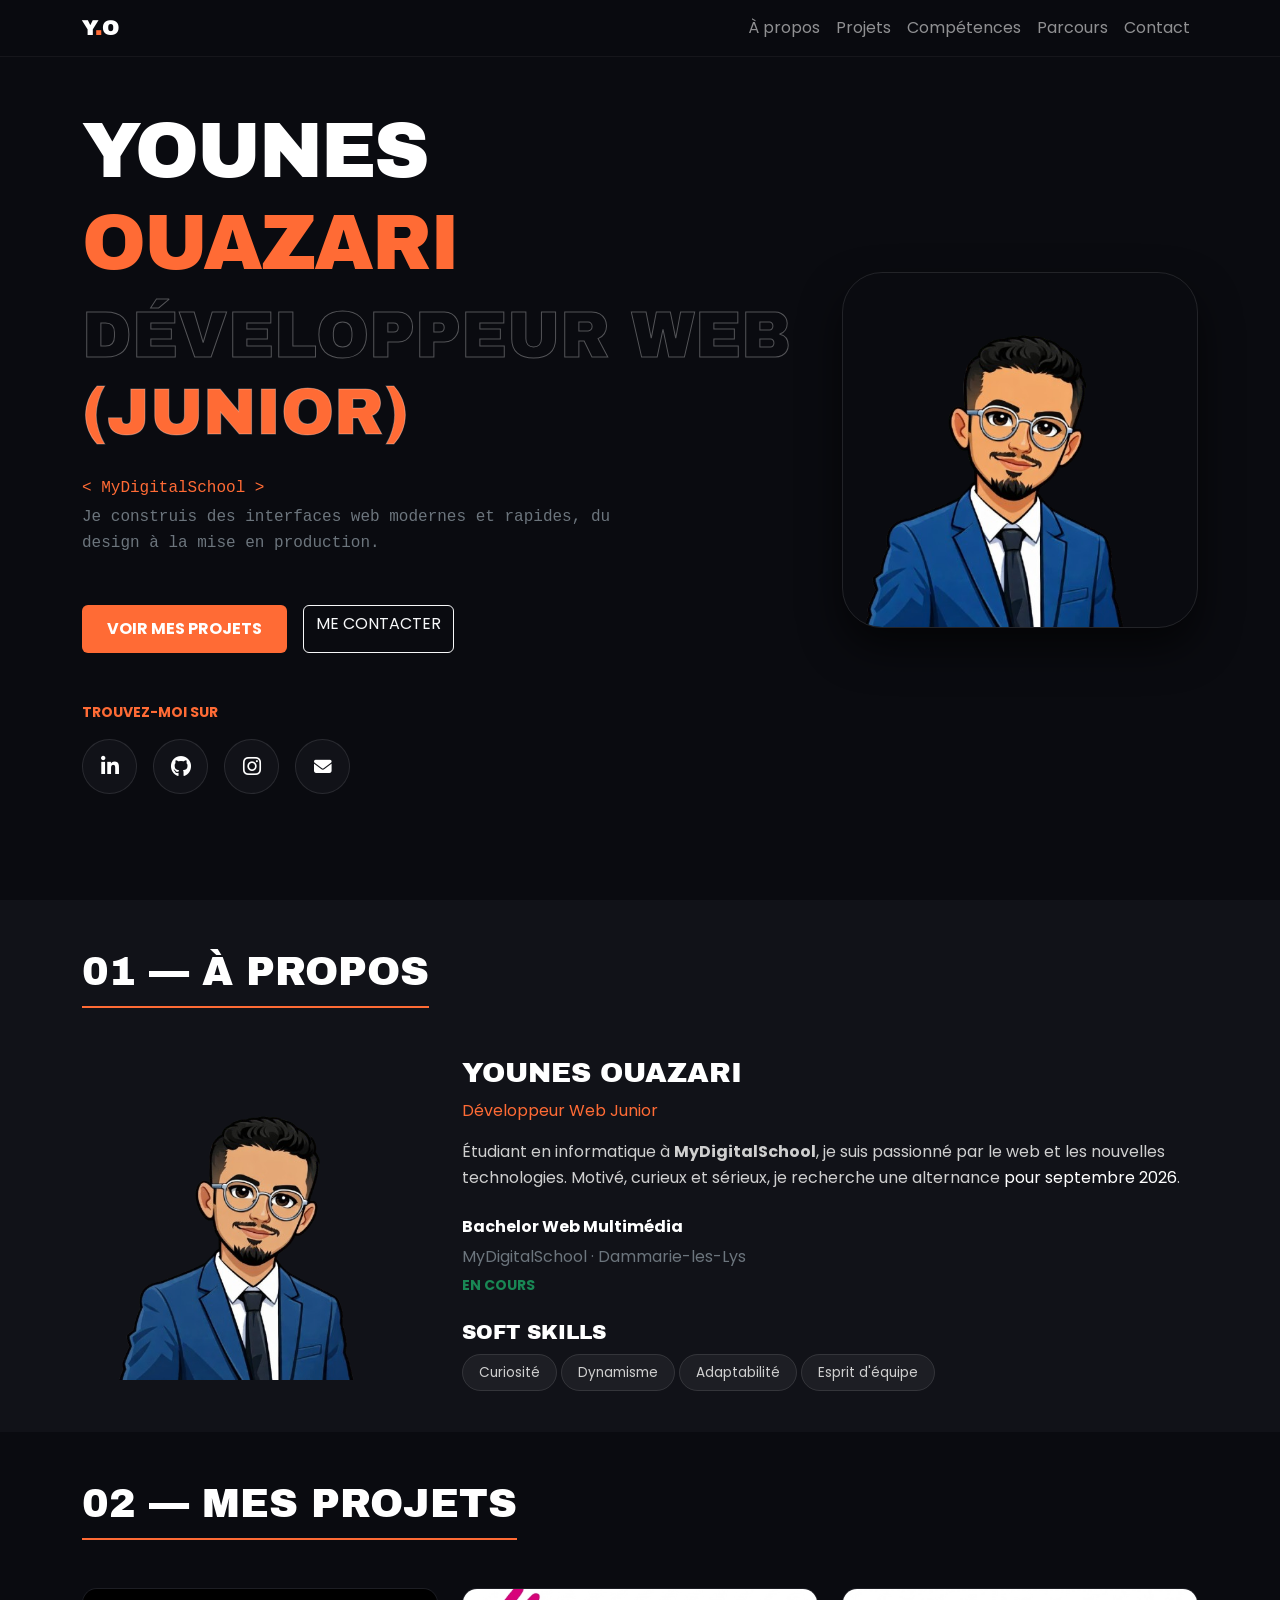
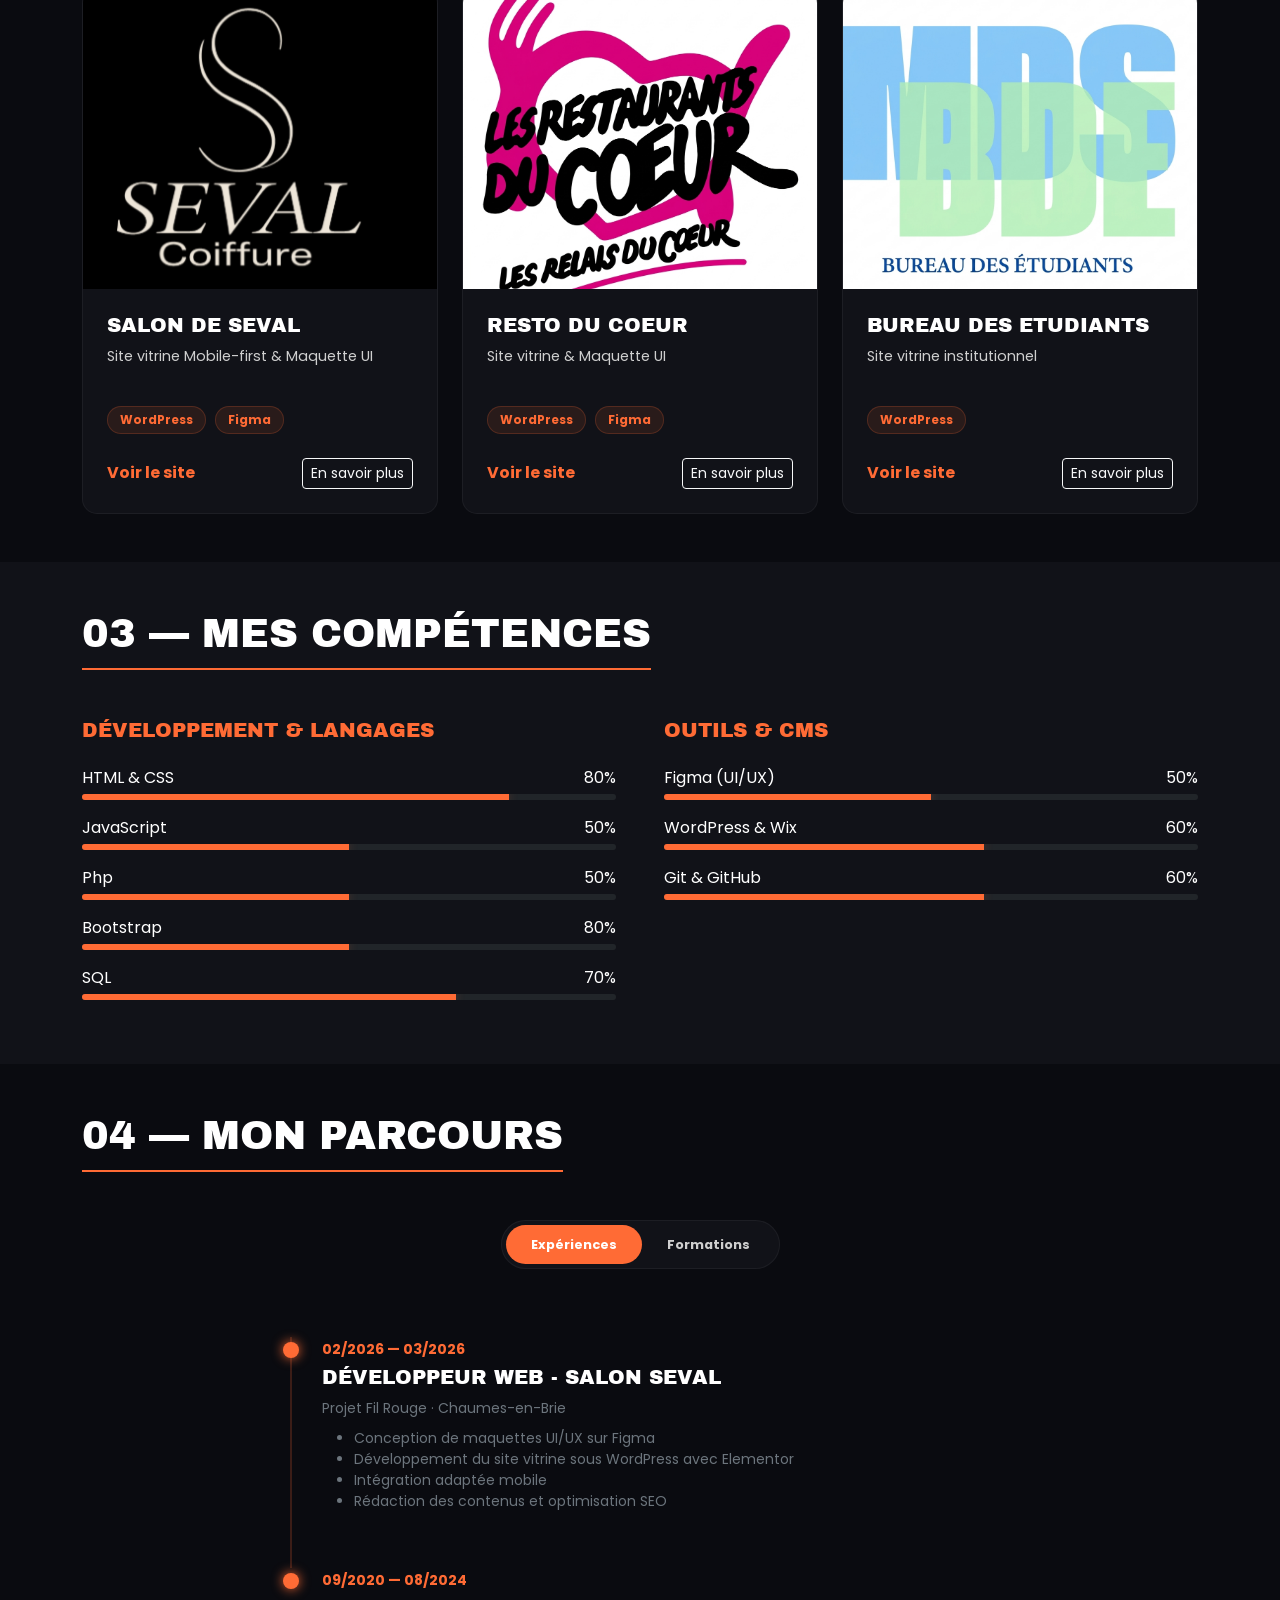
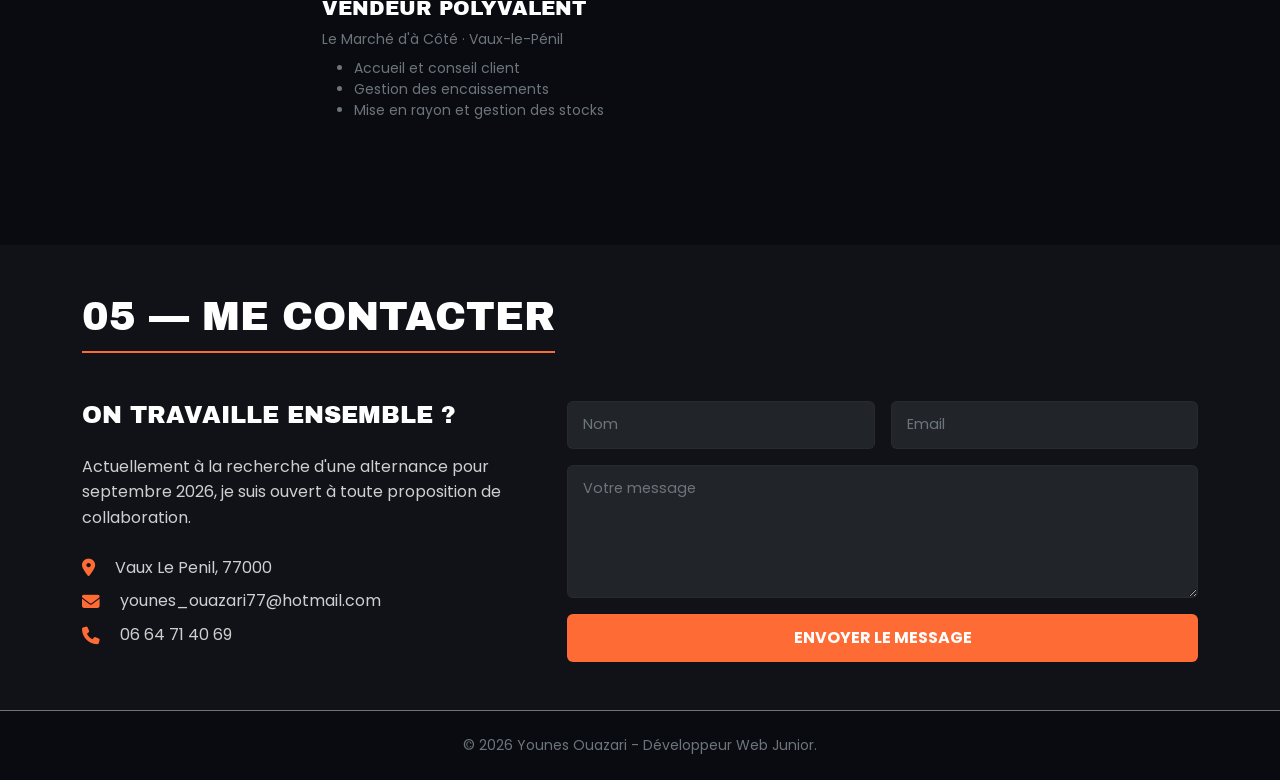
<file: index.html>
<!DOCTYPE html>
<html lang="fr">
<head>
    <meta charset="UTF-8">
    <meta name="viewport" content="width=device-width, initial-scale=1.0">
    <title>Younes Ouazari - Portfolio</title>
    <link href="https://cdn.jsdelivr.net/npm/bootstrap@5.3.0/dist/css/bootstrap.min.css" rel="stylesheet">
    <link rel="stylesheet" href="./style.css">
    <link rel="stylesheet" href="https://cdnjs.cloudflare.com/ajax/libs/font-awesome/6.4.0/css/all.min.css">
</head>
<body class="bg-black text-white">

    <nav class="navbar navbar-expand-lg navbar-dark fixed-top">
        <div class="container">
            <a class="navbar-brand fw-bold" href="#">Y<span class="text-orange">.</span>O</a>
            <button class="navbar-toggler" type="button" data-bs-toggle="collapse" data-bs-target="#navbarNav">
                <span class="navbar-toggler-icon"></span>
            </button>
            <div class="collapse navbar-collapse" id="navbarNav">
                <ul class="navbar-nav ms-auto">
                    <li class="nav-item"><a class="nav-link" href="#propos">À propos</a></li>
                    <li class="nav-item"><a class="nav-link" href="#projets">Projets</a></li>
                    <li class="nav-item"><a class="nav-link" href="#competences">Compétences</a></li>
                    <li class="nav-item"><a class="nav-link" href="#parcours">Parcours</a></li>
                    <li class="nav-item"><a class="nav-link" href="#contact">Contact</a></li>
                </ul>
            </div>
        </div>
    </nav>

<section class="hero d-flex align-items-center min-vh-100">
    <div class="container">
        <div class="row align-items-center">
            <div class="col-lg-8">
                <h1 class="hero-title">Younes <span class="text-orange">Ouazari</span></h1>
                <h2 class="hero-outline">Développeur Web <span class="text-orange">(Junior)</span></h2>                    
                
                <div class="mt-4 info-text">
                    <p class="mb-1 text-orange">< MyDigitalSchool ></p>
                    <p class="text-secondary w-75">Je construis des interfaces web modernes et rapides, du design à la mise en production.</p>
                </div>

                <div class="mt-5 d-flex flex-wrap gap-3">
                    <a href="#projets" class="btn btn-orange">VOIR MES PROJETS</a>
                    <a href="#contact" class="btn btn-outline-light">ME CONTACTER</a>
                </div>

                <div class="mt-5">
                    <p class="text-orange small fw-bold mb-3">TROUVEZ-MOI SUR</p>
                    <div class="d-flex gap-3">  
                        <a href="https://www.linkedin.com/in/younes-ouazari-9187932a3/" target="_blank" class="social-btn" aria-label="LinkedIn">
                            <i class="fab fa-linkedin-in"></i>
                        </a>
                        <a href="https://github.com/YounesOua" target="_blank" class="social-btn" aria-label="GitHub">
                            <i class="fab fa-github"></i>
                        </a>
                        <a href="https://www.instagram.com/younes_ouaz/?hl=fr" target="_blank" class="social-btn" aria-label="Instagram">
                            <i class="fab fa-instagram"></i>
                        </a>
                        <a href="mailto:younes_ouazari77@hotmail.com" class="social-btn" aria-label="Email">
                            <i class="fas fa-envelope"></i>
                        </a>
                    </div>
                </div>
            </div>

            <div class="col-lg-4 d-none d-lg-block text-center">
                <img src="./asset/bitmo.png" alt="Younes Ouazari" class="img-fluid custom-avatar">
            </div>
        </div>
    </div>
</section>


    <section id="propos" class="about-section py-5">
        <div class="container">        
            <h2 class="section-title text-center mb-5">01 — À PROPOS</h2>
            <div class="row align-items-center">
                <div class="col-lg-4 text-center mb-4 mb-lg-0">
                    <img src="./asset/bitmo.png" alt="Younes Ouazari" class="img-fluid about-avatar">
                </div>
                <div class="col-lg-8">
                    <h3 class="about-name">Younes Ouazari</h3>
                    <p class="about-role text-orange">Développeur Web Junior</p>
                    <p class="about-description">
                        Étudiant en informatique à <strong>MyDigitalSchool</strong>, 
                        je suis passionné par le web et les nouvelles technologies. 
                        Motivé, curieux et sérieux, je recherche une alternance 
                        <span class="text-white">pour septembre 2026</span>.
                    </p>

                    <div class="about-formation mt-4">
                        <p class="mb-1 fw-bold text-white">Bachelor Web Multimédia</p>
                        <p class="text-secondary mb-1">MyDigitalSchool · Dammarie-les-Lys</p>
                        <p class="text-success small fw-bold">EN COURS</p>
                    </div>

                    <h4 class="mt-4 h5">Soft Skills</h4>
                    <div class="skills-list mt-3">
                        <span class="skill-badge">Curiosité</span>
                        <span class="skill-badge">Dynamisme</span>
                        <span class="skill-badge">Adaptabilité</span>
                        <span class="skill-badge">Esprit d'équipe</span>
                    </div>
                </div>
            </div>
        </div>
    </section>

    <section id="projets" class="py-5 bg-black">
        <div class="container">
            <h2 class="section-title text-center mb-5">02 — MES PROJETS</h2>
            <div class="row g-4">
                <div class="col-md-4">
                    <div class="project-card h-100 d-flex flex-column">
                        <div class="project-img-container">
                            <img src="./asset/logoseval.png" class="img-fluid" alt="Salon de Seval">
                        </div>
                        <div class="project-body p-4 flex-grow-1 d-flex flex-column">
                            <h3 class="h5 text-white">Salon de Seval</h3>
                            <p class="small">Site vitrine Mobile-first & Maquette UI</p>
                            <div class="tools-list mb-4">
                                <span class="tool-badge">WordPress</span>
                                <span class="tool-badge">Figma</span>
                            </div>
                            <div class="d-flex justify-content-between align-items-center mt-auto">
                                <a href="https://anais-poitvin.mds-melun.yt/seval/qui-sommes-nous/" target="_blank" class="text-orange text-decoration-none fw-bold">Voir le site</a>
                                <a href="./projets/seval.html" class="btn btn-outline-light btn-sm">En savoir plus</a>
                            </div>
                        </div>
                    </div>
                </div>
                <div class="col-md-4">
                    <div class="project-card h-100 d-flex flex-column">
                        <div class="project-img-container">
                            <img src="./asset/logo_resto.png" class="img-fluid" alt="Resto du Coeur">
                        </div>
                        <div class="project-body p-4 flex-grow-1 d-flex flex-column">
                            <h3 class="h5 text-white">Resto du Coeur</h3>
                            <p class="small">Site vitrine & Maquette UI</p>
                            <div class="tools-list mb-4">
                                <span class="tool-badge">WordPress</span>
                                <span class="tool-badge">Figma</span>
                            </div>
                            <div class="d-flex justify-content-between align-items-center mt-auto">
                                <a href="https://younes-ouazari.mds-melun.yt/LesRestosDuCoeur/" target="_blank" class="text-orange text-decoration-none fw-bold">Voir le site</a>
                                <a href="./projets/resto.html" class="btn btn-outline-light btn-sm">En savoir plus</a>
                            </div>
                        </div>
                    </div>
                </div>
                <div class="col-md-4">
                    <div class="project-card h-100 d-flex flex-column">
                        <div class="project-img-container">
                            <img src="./asset/logo_bde.png" class="img-fluid" alt="BDE">
                        </div>
                        <div class="project-body p-4 flex-grow-1 d-flex flex-column">
                            <h3 class="h5 text-white">Bureau Des Etudiants</h3>
                            <p class="small">Site vitrine institutionnel</p>
                            <div class="tools-list mb-4">
                                <span class="tool-badge">WordPress</span>
                            </div>
                            <div class="d-flex justify-content-between align-items-center mt-auto">
                                <a href="https://younes-ouazari.mds-melun.yt/bde/" target="_blank" class="text-orange text-decoration-none fw-bold">Voir le site</a>
                                <a href="./projets/bde.html" class="btn btn-outline-light btn-sm">En savoir plus</a>
                            </div>
                        </div>
                    </div>
                </div>
            </div>
        </div>
    </section>

    <section id="competences" class="py-5 about-section">
        <div class="container">
            <h2 class="section-title text-center mb-5">03 — MES COMPÉTENCES</h2>
            <div class="row g-5">
                <div class="col-md-6">
                    <h3 class="h5 mb-4 text-orange">Développement & Langages</h3>
                    <div class="mb-3">
                        <div class="d-flex justify-content-between mb-1"><span>HTML & CSS</span><span>80%</span></div>
                        <div class="progress bg-dark" style="height: 6px;"><div class="progress-bar bg-orange" style="width: 80%"></div></div>
                    </div>
                    <div class="mb-3">
                        <div class="d-flex justify-content-between mb-1"><span>JavaScript</span><span>50%</span></div>
                        <div class="progress bg-dark" style="height: 6px;"><div class="progress-bar bg-orange" style="width: 50%"></div></div>
                    </div>
                    <div class="mb-3">
                        <div class="d-flex justify-content-between mb-1"><span>Php</span><span>50%</span></div>
                        <div class="progress bg-dark" style="height: 6px;"><div class="progress-bar bg-orange" style="width: 50%"></div></div>
                    </div>
                    <div class="mb-3">
                        <div class="d-flex justify-content-between mb-1"><span>Bootstrap</span><span>80%</span></div>
                        <div class="progress bg-dark" style="height: 6px;"><div class="progress-bar bg-orange" style="width: 50%"></div></div>
                    </div>
                    <div class="mb-3">
                        <div class="d-flex justify-content-between mb-1"><span>SQL</span><span>70%</span></div>
                        <div class="progress bg-dark" style="height: 6px;"><div class="progress-bar bg-orange" style="width: 70%"></div></div>
                    </div>
                </div>
                <div class="col-md-6">
                    <h3 class="h5 mb-4 text-orange">Outils & CMS</h3>
                    <div class="mb-3">
                        <div class="d-flex justify-content-between mb-1"><span>Figma (UI/UX)</span><span>50%</span></div>
                        <div class="progress bg-dark" style="height: 6px;"><div class="progress-bar bg-orange" style="width: 50%"></div></div>
                    </div>
                    <div class="mb-3">
                        <div class="d-flex justify-content-between mb-1"><span>WordPress & Wix</span><span>60%</span></div>
                        <div class="progress bg-dark" style="height: 6px;"><div class="progress-bar bg-orange" style="width: 60%"></div></div>
                    </div>
                    <div class="mb-3">
                        <div class="d-flex justify-content-between mb-1"><span>Git & GitHub</span><span>60%</span></div>
                        <div class="progress bg-dark" style="height: 6px;"><div class="progress-bar bg-orange" style="width: 60%"></div></div>
                    </div>
                </div>
            </div>
        </div>
    </section>

    <section id="parcours" class="py-5 bg-black">
        <div class="container">
            <h2 class="section-title text-center mb-5">04 — MON PARCOURS </h2>
            
            <div class="d-flex justify-content-center mb-5">
                <div class="nav nav-pills p-1" id="pills-tab" role="tablist">
                    <button class="nav-link active" id="pills-exp-tab" data-bs-toggle="pill" data-bs-target="#pills-exp" type="button" role="tab">Expériences</button>
                    <button class="nav-link" id="pills-edu-tab" data-bs-toggle="pill" data-bs-target="#pills-edu" type="button" role="tab">Formations</button>
                </div>
            </div>

            <div class="tab-content" id="pills-tabContent">
                <div class="tab-pane fade show active" id="pills-exp" role="tabpanel">
                    <div class="timeline-container mx-auto" style="max-width: 700px;">
                        <div class="timeline-item">
                            <div class="dot-orange"></div>
                            <span class="text-orange fw-bold small">02/2026 — 03/2026</span>
                            <h4 class="h5 mt-1">Développeur Web - Salon Seval</h4>
                            <p class="small text-secondary mb-2">Projet Fil Rouge · Chaumes-en-Brie</p>
                            <ul class="small text-secondary">
                                <li>Conception de maquettes UI/UX sur Figma</li>
                                <li>Développement du site vitrine sous WordPress avec Elementor</li>
                                <li>Intégration adaptée mobile</li>
                                <li>Rédaction des contenus et optimisation SEO</li>

                            </ul>
                        </div>
                        <div class="timeline-item">
                            <div class="dot-orange"></div>
                            <span class="text-orange fw-bold small">09/2020 — 08/2024</span>
                            <h4 class="h5 mt-1">Vendeur Polyvalent</h4>
                            <p class="small text-secondary mb-2">Le Marché d'à Côté · Vaux-le-Pénil</p>
                            <ul class="small text-secondary">
                                <li>Accueil et conseil client</li>
                                <li>Gestion des encaissements</li>
                                <li>Mise en rayon et gestion des stocks</li>
                            </ul>
                        </div>
                    </div>
                </div>

                <div class="tab-pane fade" id="pills-edu" role="tabpanel">
                    <div class="timeline-container mx-auto" style="max-width: 700px;">
                        <div class="timeline-item">
                            <div class="dot-orange"></div>
                            <span class="text-orange fw-bold small">2024 — 2026</span>
                            <h4 class="h5 mt-1">2ème Bachelor Web Multimédia</h4>
                            <p class="small text-secondary">MyDigitalSchool · Dammarie-les-Lys <br> <span class="text-success">Actuellement</span></p>
                        </div>
                        <div class="timeline-item">
                            <div class="dot-orange"></div>
                            <span class="text-orange fw-bold small">2020 — 2022</span>
                            <h4 class="h5 mt-1">BTS MCO</h4>
                            <p class="small text-secondary">IMA De Melun</p>
                        </div>
                        <div class="timeline-item">
                            <div class="dot-orange"></div>
                            <span class="text-orange fw-bold small">2018 — 2020</span>
                            <h4 class="h5 mt-1">Bac Professionnel</h4>
                            <p class="small text-secondary">Lycée la Fayette</p>
                        </div>
                    </div>
                </div>
            </div>
        </div>
    </section>

    <section id="contact" class="py-5 about-section">
        <div class="container">
            <h2 class="section-title text-center mb-5">05 — ME CONTACTER</h2>
            <div class="row g-5">
                <div class="col-lg-5">
                    <h3 class="h4 mb-4">On travaille ensemble ?</h3>
                    <p>Actuellement à la recherche d'une alternance pour septembre 2026, je suis ouvert à toute proposition de collaboration.</p>
                    <div class="mt-4">
                        <p class="mb-2"><i class="fas fa-map-marker-alt text-orange me-3"></i> Vaux Le Penil, 77000</p>
                        <p class="mb-2"><i class="fas fa-envelope text-orange me-3"></i> younes_ouazari77@hotmail.com</p>
                        <p class="mb-2"><i class="fas fa-phone text-orange me-3"></i> 06 64 71 40 69</p>
                    </div>
                </div>
                <div class="col-lg-7">
                    <form class="row g-3">
                        <div class="col-md-6">
                            <input type="text" class="form-control bg-dark border-secondary text-white" placeholder="Nom">
                        </div>
                        <div class="col-md-6">
                            <input type="email" class="form-control bg-dark border-secondary text-white" placeholder="Email">
                        </div>
                        <div class="col-12">
                            <textarea class="form-control bg-dark border-secondary text-white" rows="5" placeholder="Votre message"></textarea>
                        </div>
                        <div class="col-12">
                            <button type="submit" class="btn btn-orange w-100">ENVOYER LE MESSAGE</button>
                        </div>
                    </form>
                </div>
            </div>
        </div>
    </section>

    <footer class="py-4 text-center border-top border-secondary text-secondary small">
        &copy; 2026 Younes Ouazari - Développeur Web Junior.
    </footer>

    <script src="https://cdn.jsdelivr.net/npm/bootstrap@5.3.0/dist/js/bootstrap.bundle.min.js"></script>
</body>
</html>
</file>
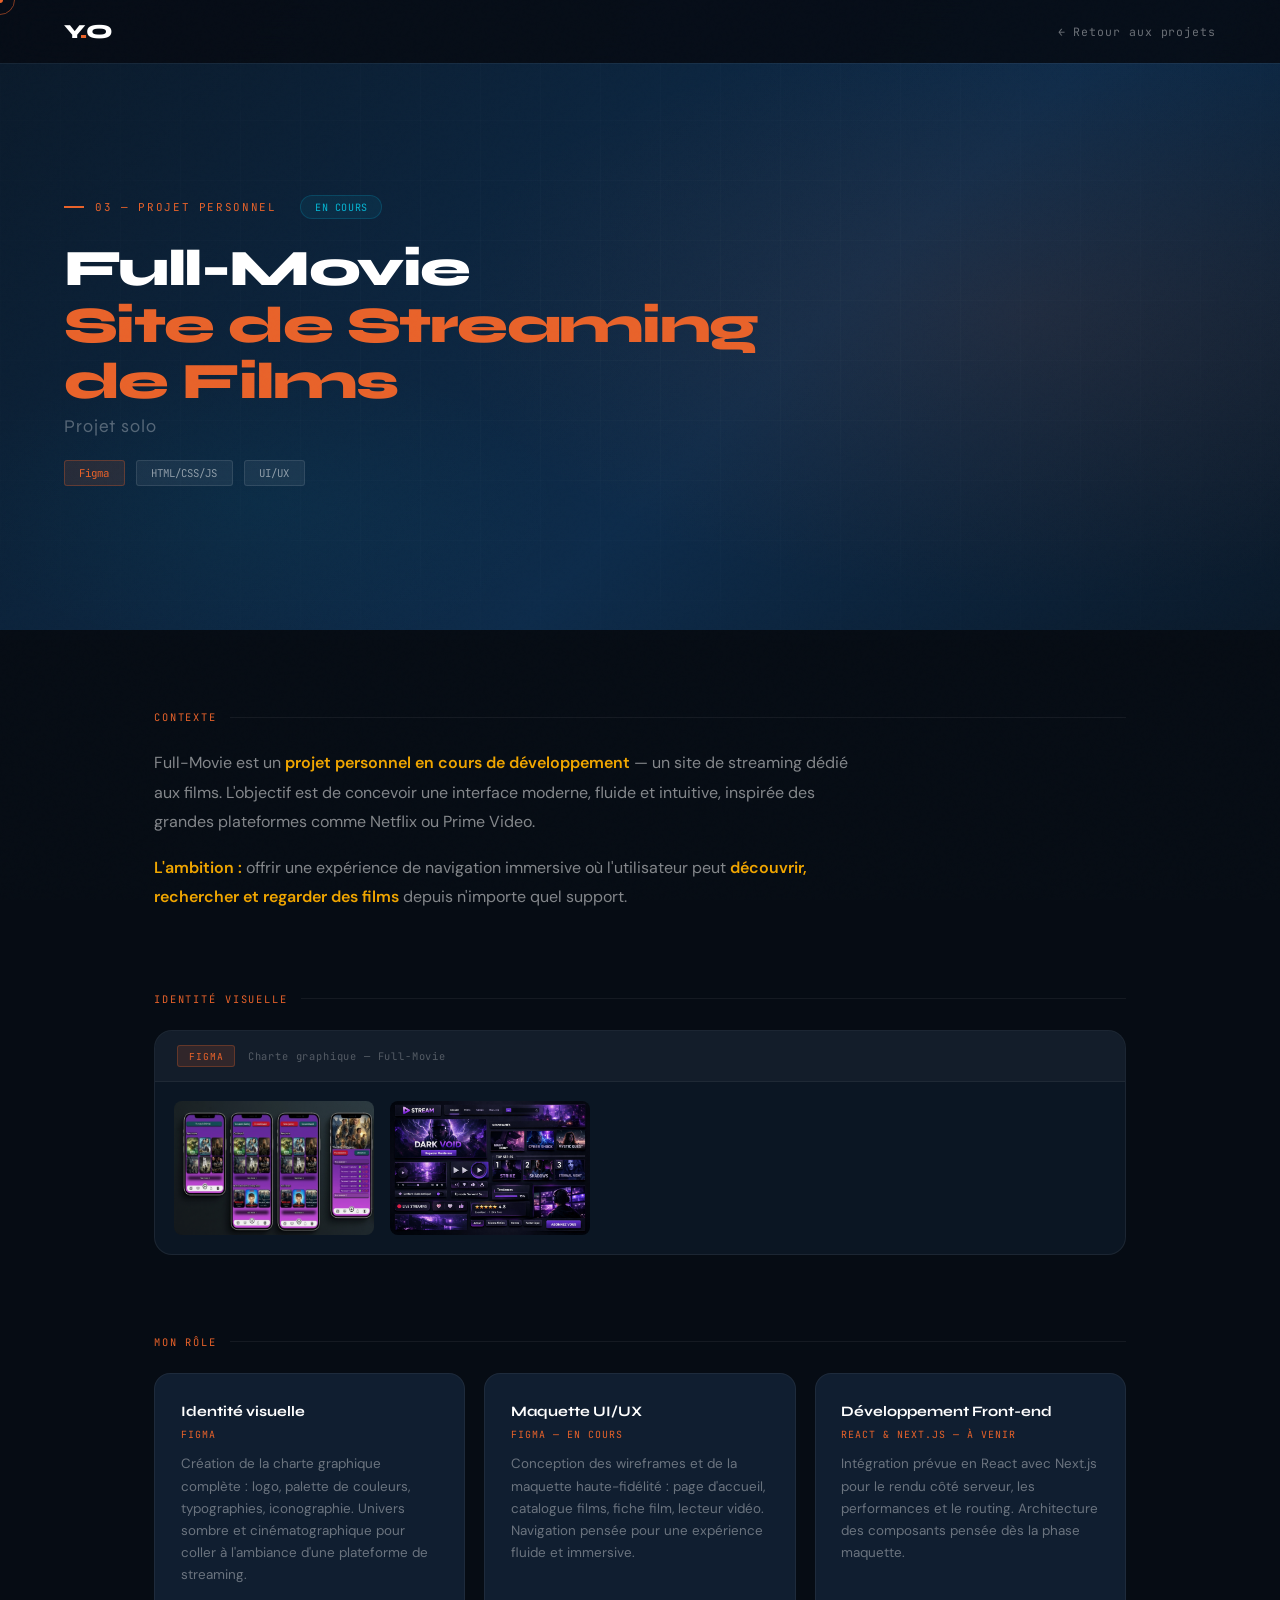
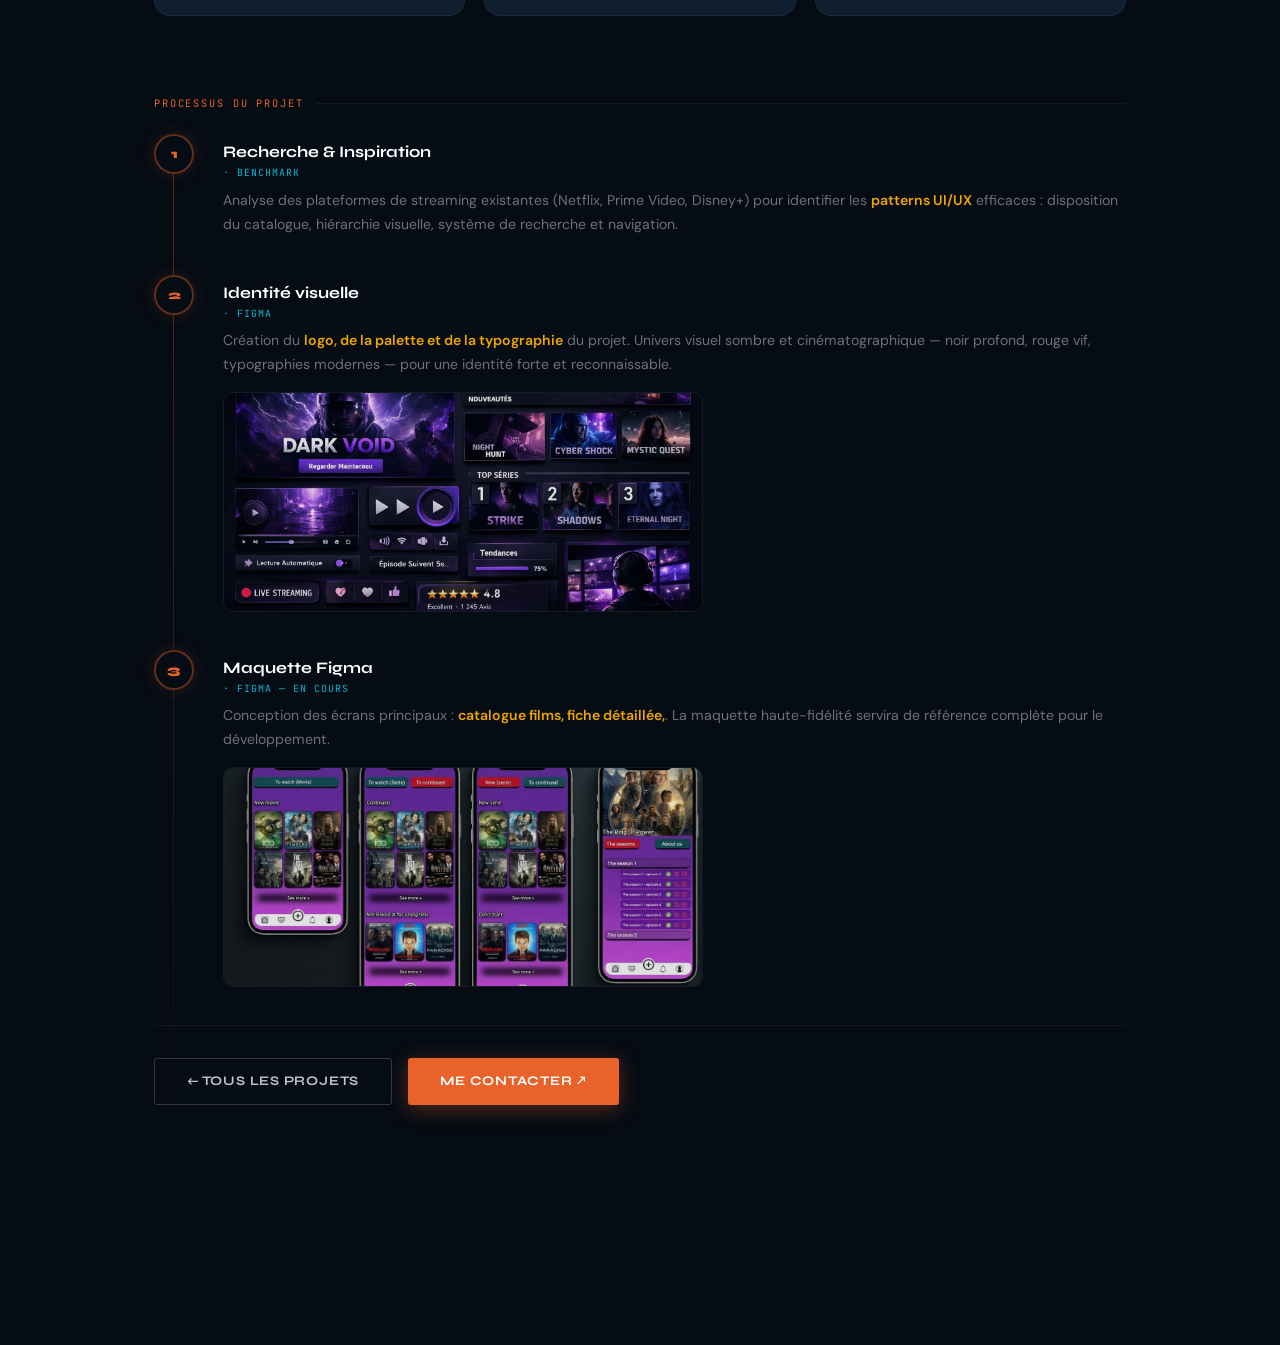
<file: projets/projet-Full-movie/index.html>
<!DOCTYPE html>
<html lang="fr">
<head>
  <meta charset="UTF-8" />
  <meta name="viewport" content="width=device-width, initial-scale=1.0" />
  <title>Full-Movie — Site de Streaming · Younes Ouazari</title>
  <link rel="preconnect" href="https://fonts.googleapis.com" />
  <link href="https://fonts.googleapis.com/css2?family=Syne:wght@400;600;700;800&family=DM+Sans:ital,wght@0,300;0,400;0,500;1,300&family=JetBrains+Mono:wght@400;500&display=swap" rel="stylesheet" />
  <link rel="stylesheet" href="./style.css">
</head>
<body>

<div id="cur-dot"></div>
<div id="cur-ring"></div>

<nav>
  <a href="../../index.html" class="nav-logo">Y<span>.</span>O</a>
  <a href="../../index.html#projects" class="nav-back">← Retour aux projets</a>
</nav>

<!-- HERO -->
<section class="proj-hero">
  <div class="proj-hero-bg"></div>
  <div class="proj-hero-grid"></div>

  <div class="proj-hero-content">
    <div class="proj-eyebrow">
      03 — Projet Personnel
      <span class="proj-badge">En cours</span>
    </div>
    <h1 class="proj-title">
      Full-Movie
      <em>Site de Streaming de Films</em>
      <small>Projet solo </small>
    </h1>
    <div class="proj-meta">
      <span class="proj-tag hot">Figma</span>
      <span class="proj-tag">HTML/CSS/JS</span>
      <span class="proj-tag">UI/UX</span>
    </div>
  </div>
</section>

<div class="proj-body">

  <!-- CONTEXTE -->
  <div class="proj-section">
    <div class="proj-section-title">Contexte</div>
    <p>Full-Movie est un <strong>projet personnel en cours de développement</strong> — un site de streaming dédié aux films. L'objectif est de concevoir une interface moderne, fluide et intuitive, inspirée des grandes plateformes comme Netflix ou Prime Video.</p>
    <p><strong>L'ambition :</strong> offrir une expérience de navigation immersive où l'utilisateur peut <strong>découvrir, rechercher et regarder des films</strong> depuis n'importe quel support.</p>
  </div>

  <!-- IDENTITÉ VISUELLE -->
  <div class="proj-section">
    <div class="proj-section-title">Identité visuelle</div>
    <div class="figma-preview-wrap">
      <div class="figma-label-top">
        <span class="figma-badge">Figma</span>
        Charte graphique — Full-Movie
      </div>
      <div class="figma-screenshot">
        <img src="../../assets/full-movie/mockup1.png" alt="Identité visuelle Full-Movie" class="figma-img" />
        <img src="../../assets/full-movie/moodboard.png" alt="Identité visuelle Full-Movie" class="figma-img" />

      </div>
    </div>
  </div>

  <!-- MON RÔLE -->
  <div class="proj-section">
    <div class="proj-section-title">Mon rôle</div>
    <div class="role-grid">
      <div class="role-card">
        <div class="role-title">Identité visuelle</div>
        <div class="role-tool">Figma</div>
        <div class="role-desc">Création de la charte graphique complète : logo, palette de couleurs, typographies, iconographie. Univers sombre et cinématographique pour coller à l'ambiance d'une plateforme de streaming.</div>
      </div>
      <div class="role-card">
        <div class="role-title">Maquette UI/UX</div>
        <div class="role-tool">Figma — En cours</div>
        <div class="role-desc">Conception des wireframes et de la maquette haute-fidélité : page d'accueil, catalogue films, fiche film, lecteur vidéo. Navigation pensée pour une expérience fluide et immersive.</div>
      </div>
      <div class="role-card">
        <div class="role-title">Développement Front-end</div>
        <div class="role-tool">React & Next.js — À venir</div>
        <div class="role-desc">Intégration prévue en React avec Next.js pour le rendu côté serveur, les performances et le routing. Architecture des composants pensée dès la phase maquette.</div>
      </div>
    </div>
  </div>

  <!-- PROCESSUS -->
  <div class="proj-section">
    <div class="proj-section-title">Processus du projet</div>
    <div class="process-steps">

      <div class="step">
        <div class="step-num">1</div>
        <div class="step-body">
          <div class="step-title">Recherche & Inspiration</div>
          <div class="step-tool">· Benchmark</div>
          <div class="step-desc">Analyse des plateformes de streaming existantes (Netflix, Prime Video, Disney+) pour identifier les <strong>patterns UI/UX</strong> efficaces : disposition du catalogue, hiérarchie visuelle, système de recherche et navigation.</div>
        </div>
      </div>

      <div class="step">
        <div class="step-num">2</div>
        <div class="step-body">
          <div class="step-title">Identité visuelle </div>
          <div class="step-tool">· Figma</div>
          <div class="step-desc">Création du <strong>logo, de la palette et de la typographie</strong> du projet. Univers visuel sombre et cinématographique — noir profond, rouge vif, typographies modernes — pour une identité forte et reconnaissable.</div>
          <div class="step-visual">
            <img src="../../assets/full-movie/moodboard.png" alt="Identité visuelle Full-Movie" class="step-img" />
          </div>
        </div>
      </div>

      <div class="step">
        <div class="step-num">3</div>
        <div class="step-body">
          <div class="step-title">Maquette Figma </div>
          <div class="step-tool">· Figma — En cours</div>
          <div class="step-desc">Conception des écrans principaux : <strong>catalogue films, fiche détaillée,</strong>. La maquette haute-fidélité servira de référence complète pour le développement.</div>
          <div class="step-visual">
            <img src="../../assets/full-movie/mockup1.png" alt="Maquette Figma Full-Movie" class="step-img" />
          </div>
        </div>
      </div>
  

  <!-- CTA -->
  <div class="proj-section">
    <div class="proj-cta">
      <a href="../../index.html#projects" class="btn btn-ghost">← Tous les projets</a>
      <a href="../../index.html#contact" class="btn btn-fire">Me contacter ↗</a>
    </div>
  </div>

</div>
<script src="./main.js"></script>
</body>
</html>
</file>
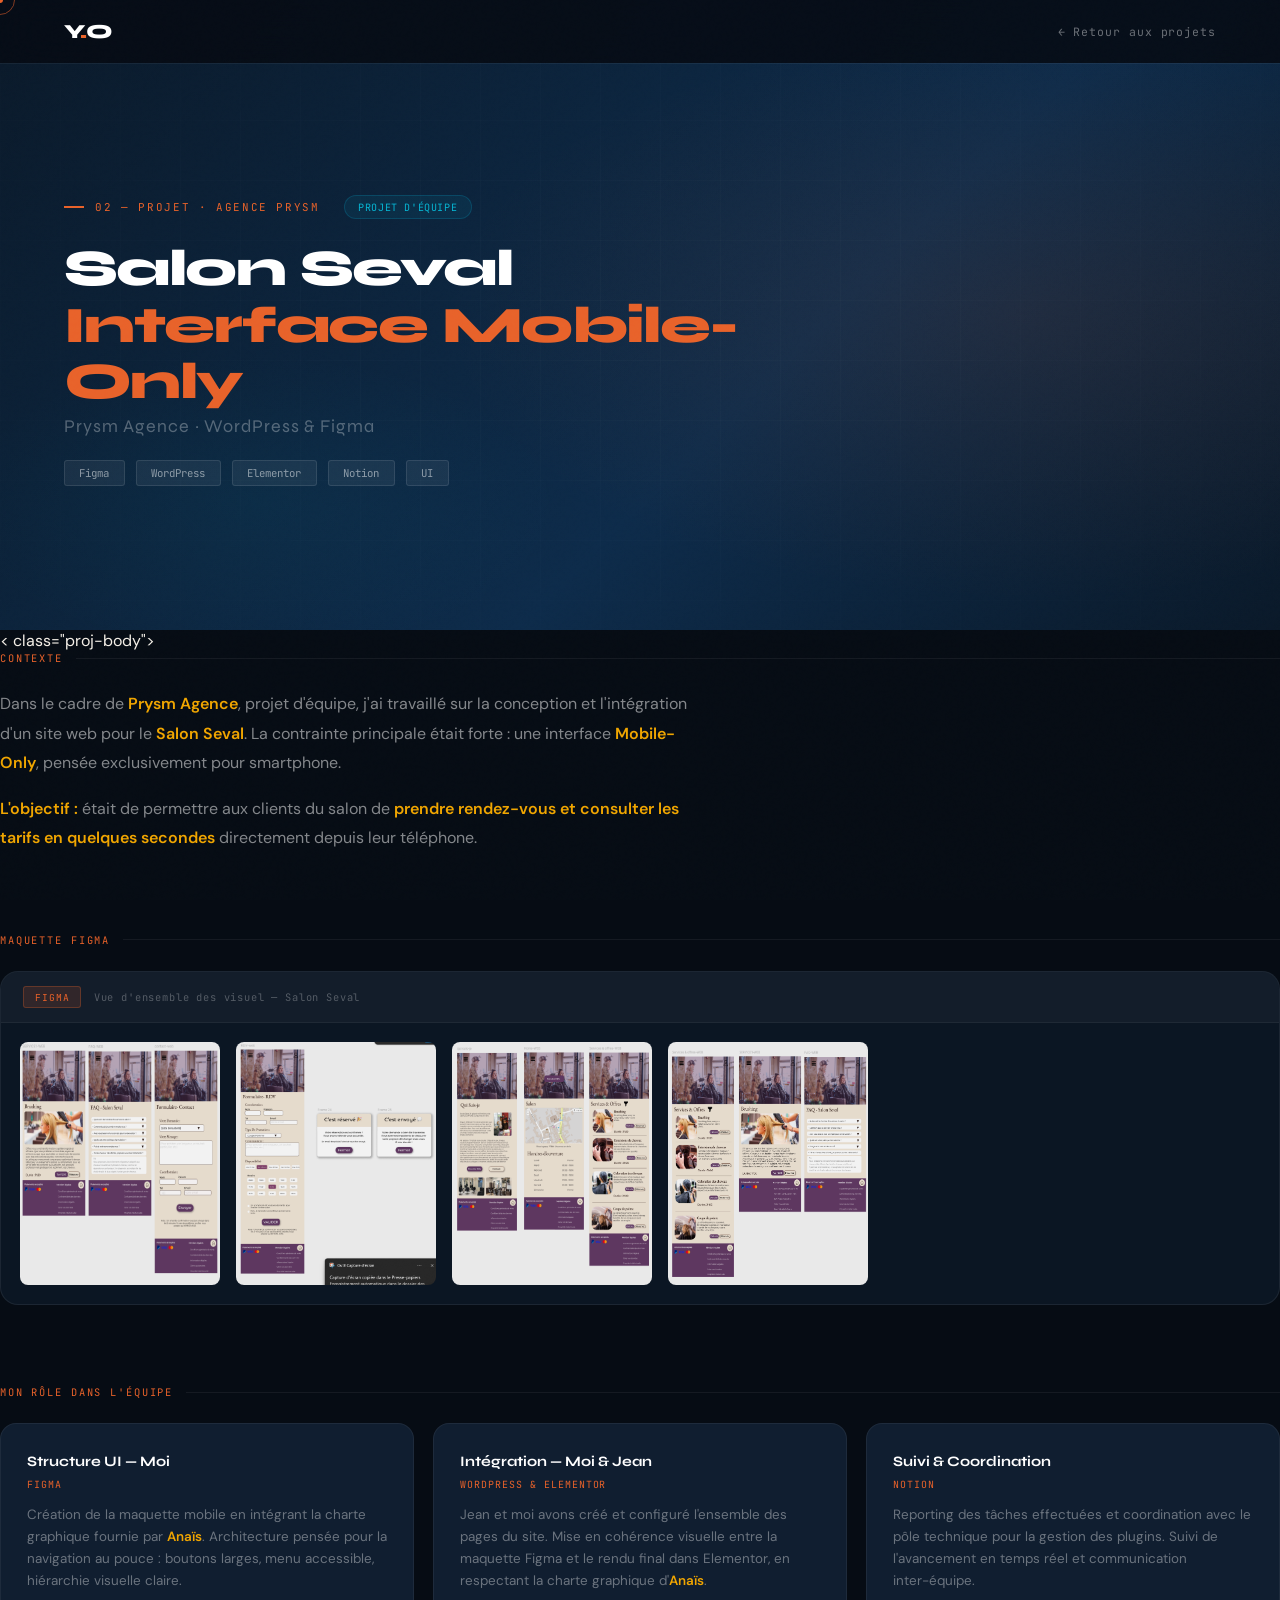
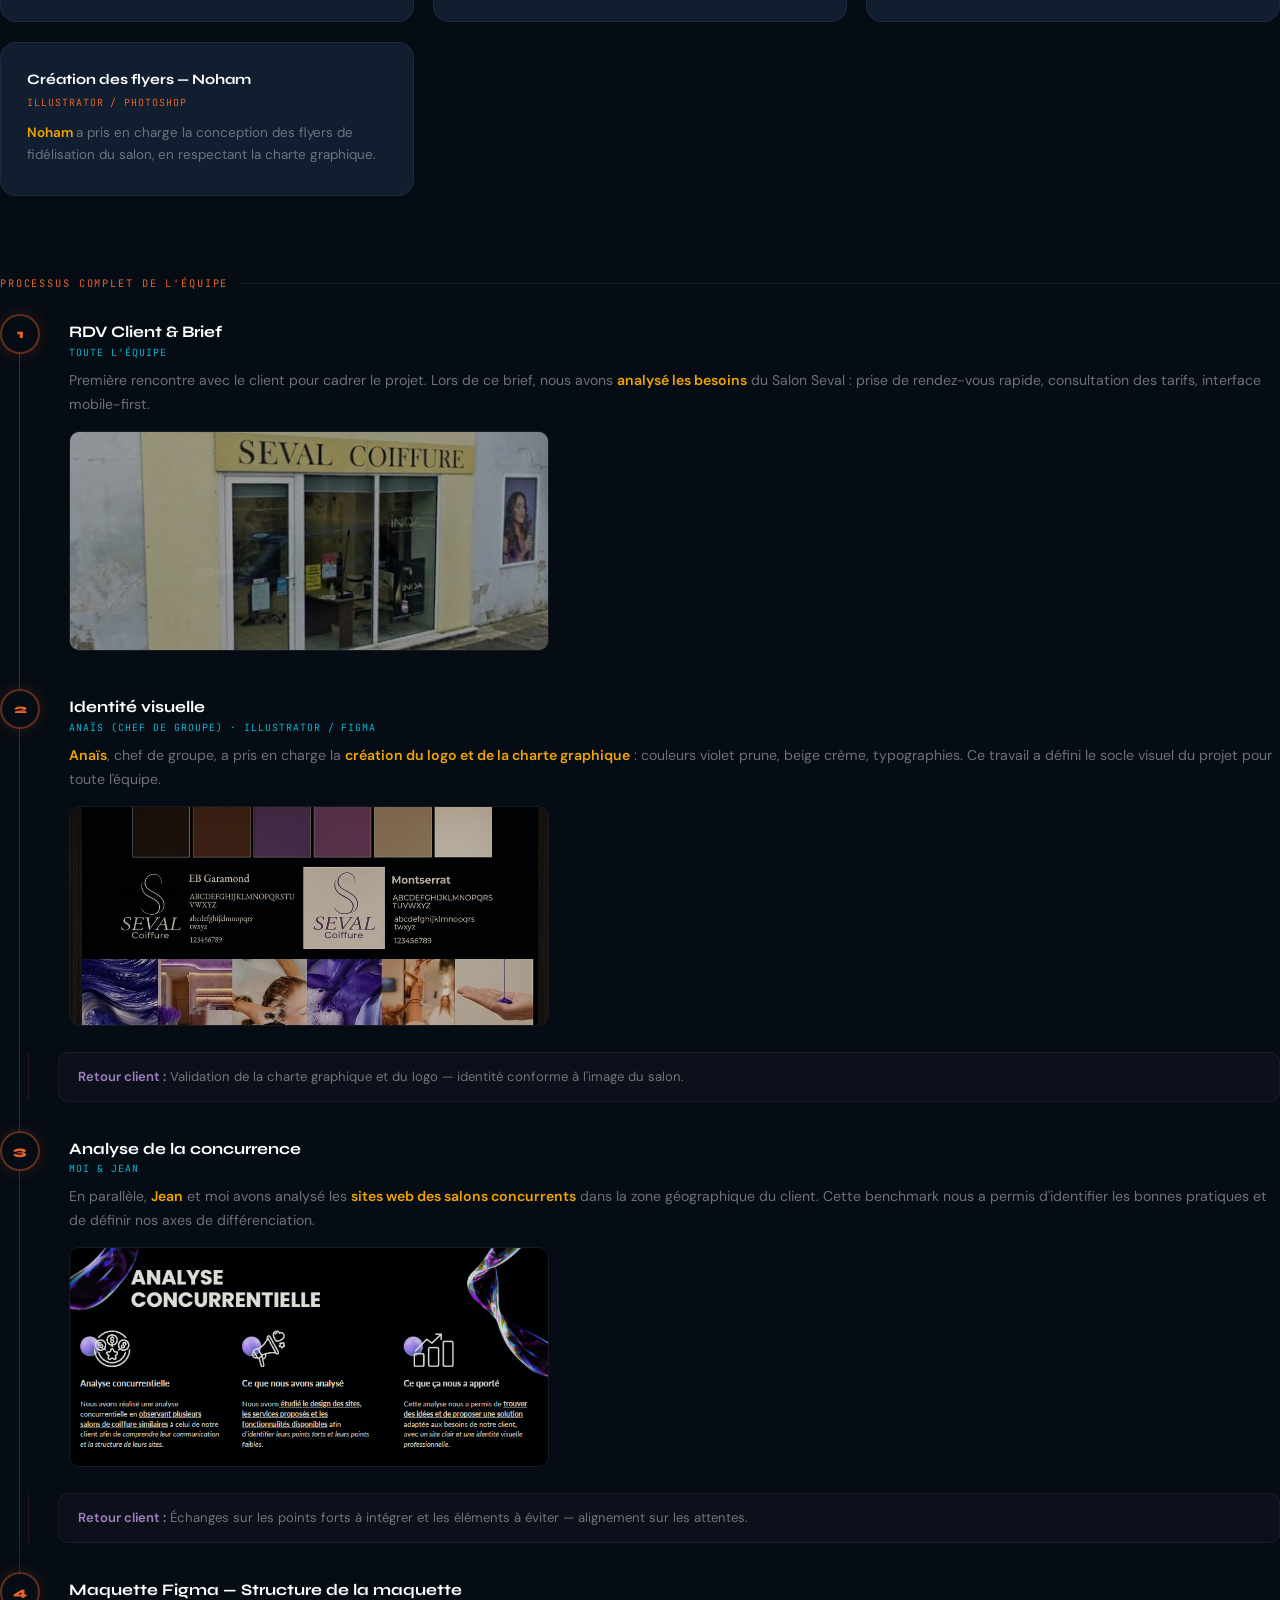
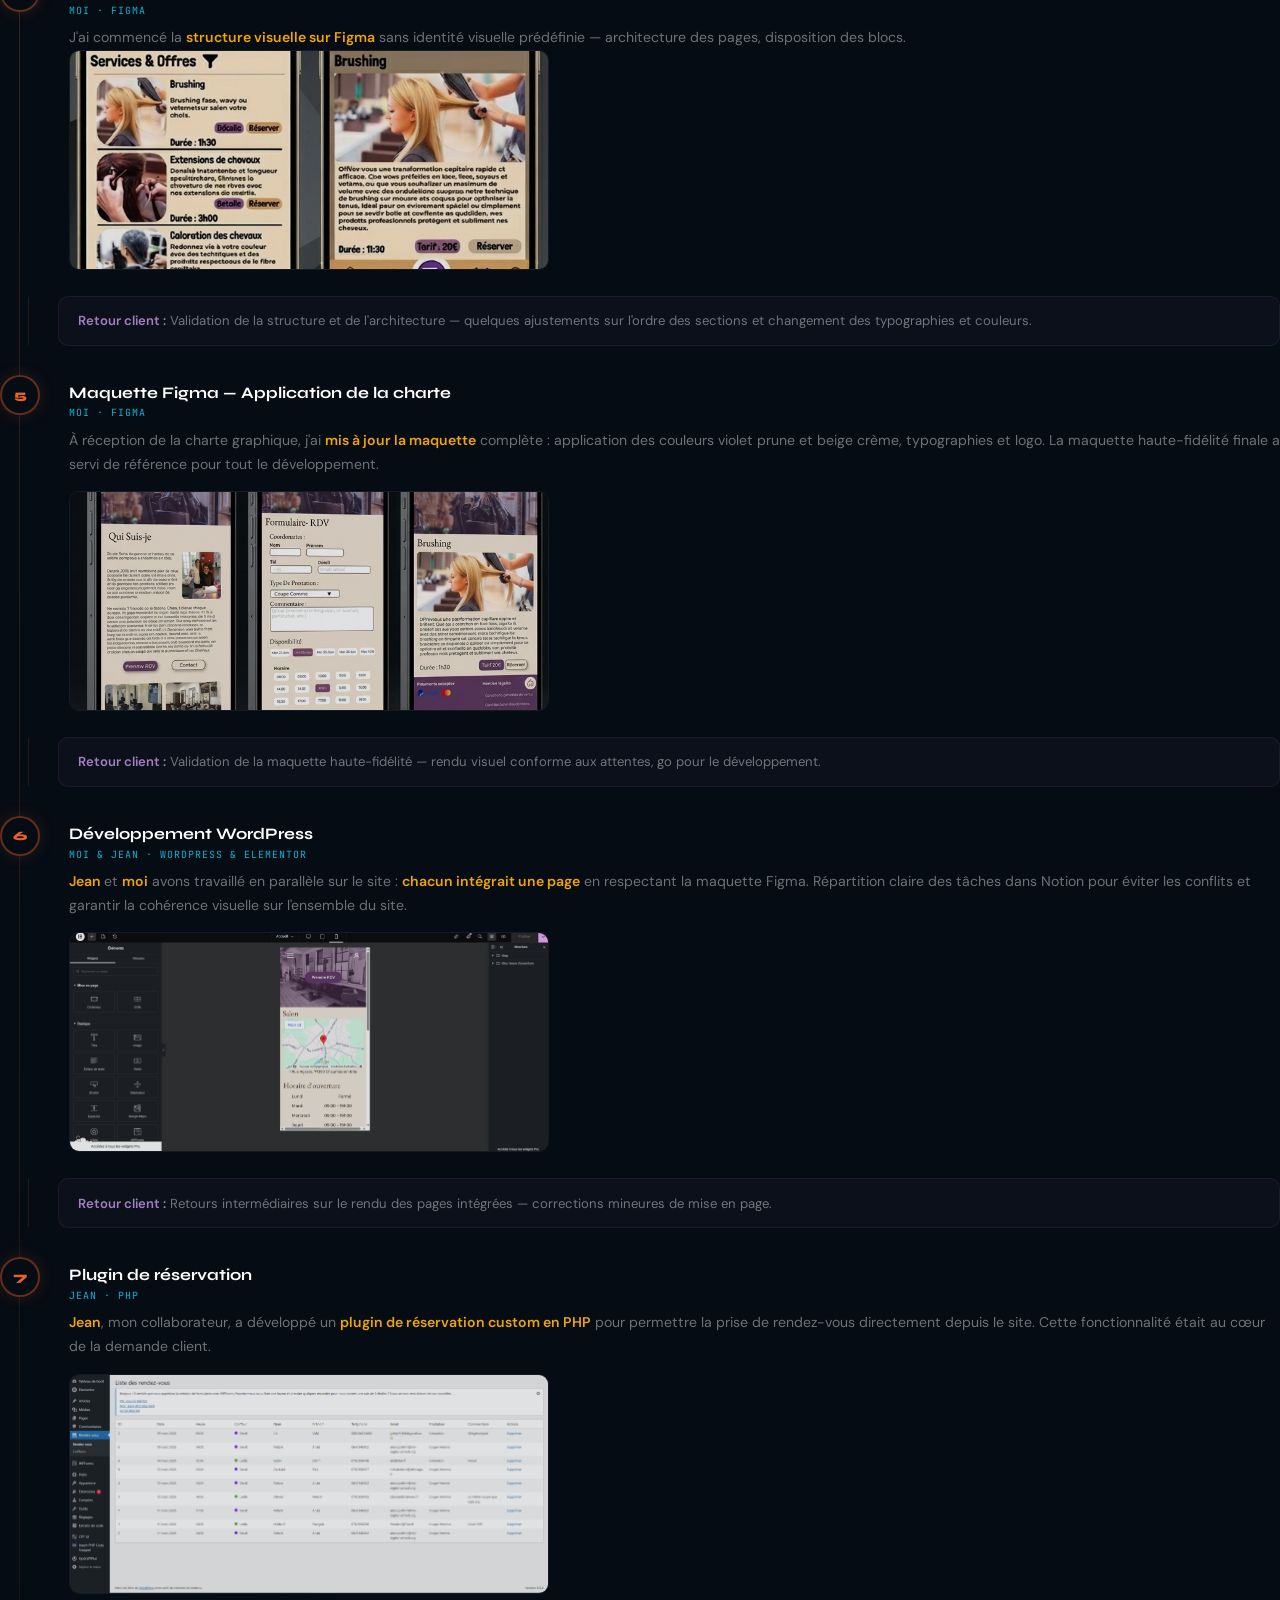
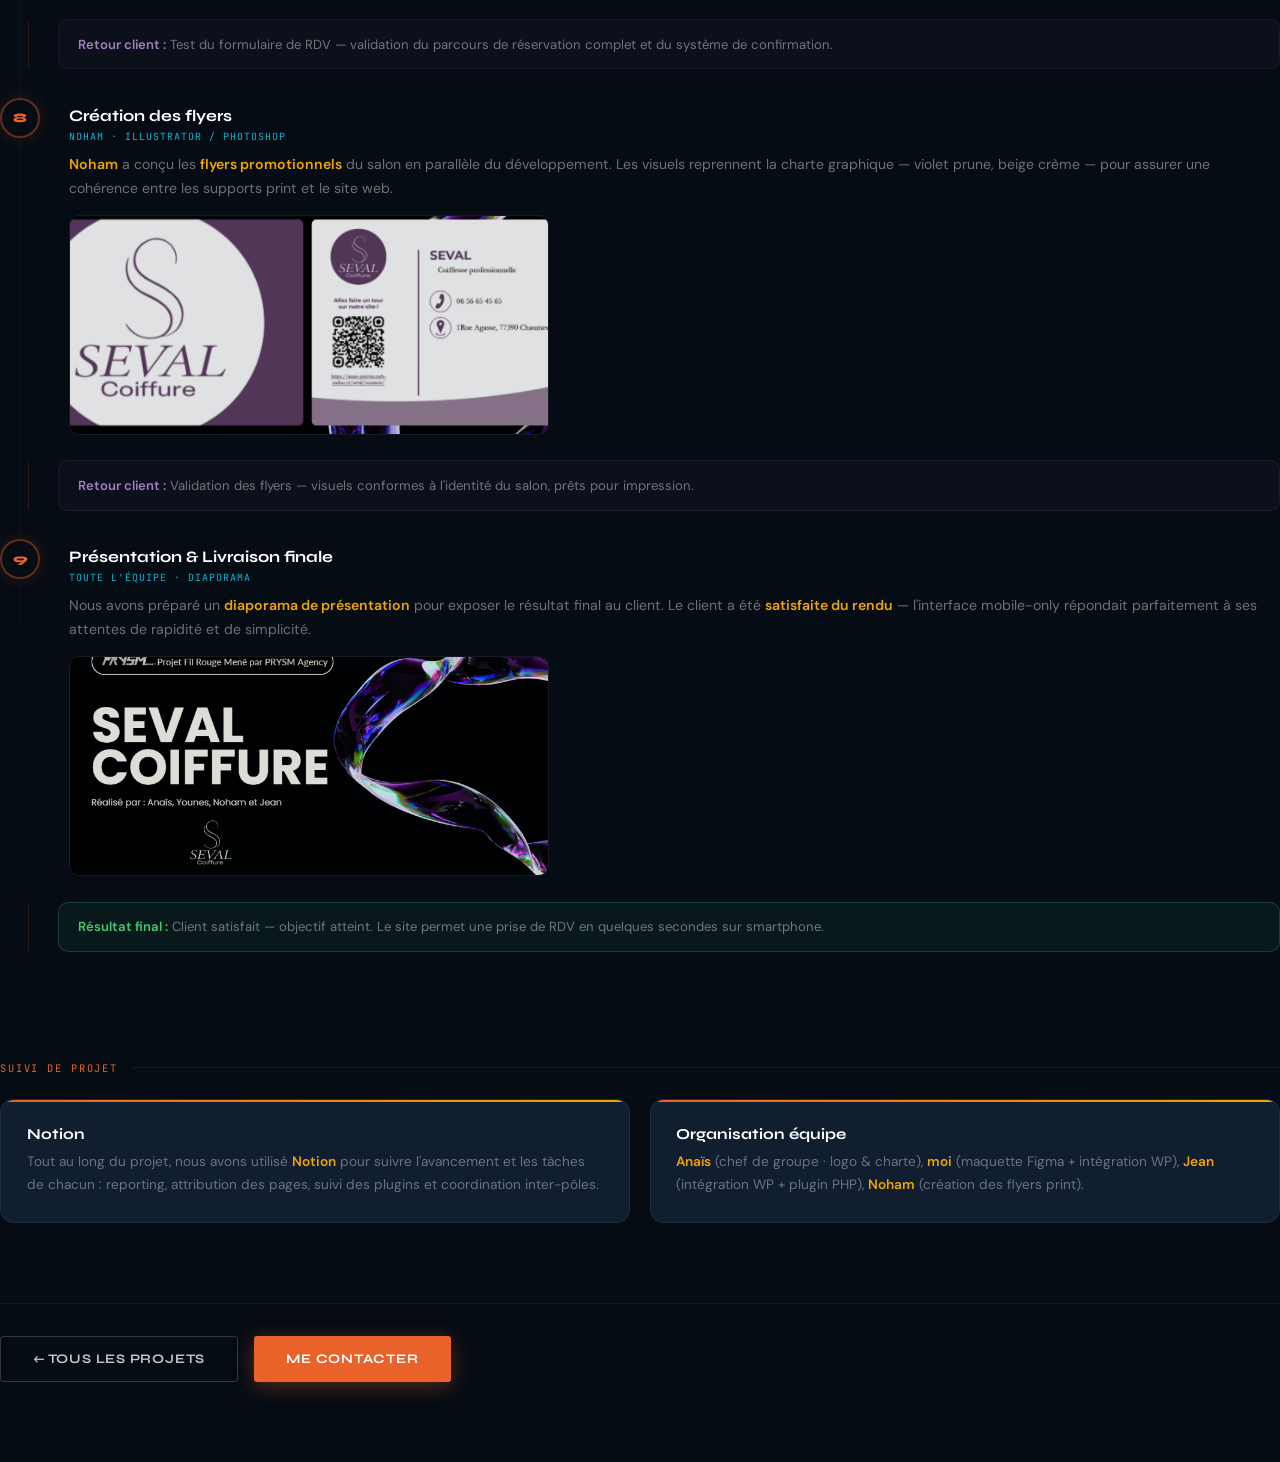
<file: projets/projet-salon_de_seval/index.html>
<!DOCTYPE html>
<html lang="fr">
<head>
  <meta charset="UTF-8" />
  <meta name="viewport" content="width=device-width, initial-scale=1.0" />
  <title>Salon Seval — Prysm Agence · Younes Ouazari</title>
  <link rel="preconnect" href="https://fonts.googleapis.com" />
  <link href="https://fonts.googleapis.com/css2?family=Syne:wght@400;600;700;800&family=DM+Sans:ital,wght@0,300;0,400;0,500;1,300&family=JetBrains+Mono:wght@400;500&display=swap" rel="stylesheet" />
  <link rel="stylesheet" href="./style.css">
</head>
<body>

<div id="cur-dot"></div>
<div id="cur-ring"></div>

<nav>
  <a href="../../index.html" class="nav-logo">Y<span>.</span>O</a>
  <a href="../../index.html#projects" class="nav-back">← Retour aux projets</a>
</nav>

<!-- HERO -->
<section class="proj-hero">
  <div class="proj-hero-bg"></div>
  <div class="proj-hero-grid"></div>

  <div class="proj-hero-content">
    <div class="proj-eyebrow">
      02 — Projet · Agence Prysm
      <span class="proj-badge">Projet d'équipe</span>
    </div>
    <h1 class="proj-title">
      Salon Seval
      <em>Interface Mobile-Only</em>
      <small>Prysm Agence · WordPress & Figma</small>
    </h1>
    <div class="proj-meta">
      <span class="proj-tag hot">Figma</span>
      <span class="proj-tag hot">WordPress</span>
      <span class="proj-tag hot">Elementor</span>
      <span class="proj-tag">Notion</span>
      <span class="proj-tag">UI</span>
    </div>
  </div>
</section>

< class="proj-body">

  <!-- CONTEXTE -->
  <div class="proj-section">
    <div class="proj-section-title">Contexte</div>
    <p>Dans le cadre de <strong>Prysm Agence</strong>, projet d'équipe, j'ai travaillé sur la conception et l'intégration d'un site web pour le <strong>Salon Seval</strong>. La contrainte principale était forte : une interface <strong>Mobile-Only</strong>, pensée exclusivement pour smartphone.</p>
    <p><strong>L'objectif : </strong> était de permettre aux clients du salon de <strong>prendre rendez-vous et consulter les tarifs en quelques secondes</strong> directement depuis leur téléphone.</p>
  </div>

  <!-- APERÇU MAQUETTE FIGMA -->
  <div class="proj-section">
    <div class="proj-section-title">Maquette Figma </div>
    <div class="figma-preview-wrap">
      <div class="figma-label-top">
        <span class="figma-badge">Figma</span>
        Vue d'ensemble des visuel — Salon Seval
      </div>
      <div class="figma-screenshot">
        <img src="../../assets/mockup1.png" alt="Maquette Figma Salon Seval — écran 1" class="figma-img" />
        <img src="../../assets/mockup2.png" alt="Maquette Figma Salon Seval — écran 2" class="figma-img" />
        <img src="../../assets/mockup3.png" alt="Maquette Figma Salon Seval — écran 3" class="figma-img" />
        <img src="../../assets/mockup4.png" alt="Maquette Figma Salon Seval — écran 4" class="figma-img" />
      </div>
    </div>
  </div>

  <!-- MON RÔLE -->
  <div class="proj-section">
    <div class="proj-section-title">Mon rôle dans l'équipe</div>
    <div class="role-grid">
      <div class="role-card">
        <div class="role-title">Structure UI — Moi</div>
        <div class="role-tool">Figma</div>
        <div class="role-desc">Création de la maquette mobile en intégrant la charte graphique fournie par <strong>Anaïs</strong>. Architecture pensée pour la navigation au pouce : boutons larges, menu accessible, hiérarchie visuelle claire.</div>
      </div>
      <div class="role-card">
        <div class="role-title">Intégration — Moi & Jean</div>
        <div class="role-tool">WordPress & Elementor</div>
        <div class="role-desc">Jean et moi avons créé et configuré l'ensemble des pages du site. Mise en cohérence visuelle entre la maquette Figma et le rendu final dans Elementor, en respectant la charte graphique d'<strong>Anaïs</strong>.</div>
      </div>
      <div class="role-card">
        <div class="role-title">Suivi & Coordination</div>
        <div class="role-tool">Notion</div>
        <div class="role-desc">Reporting des tâches effectuées et coordination avec le pôle technique pour la gestion des plugins. Suivi de l'avancement en temps réel et communication inter-équipe.</div>
      </div>
      <div class="role-card">
        <div class="role-title">Création des flyers — Noham</div>
        <div class="role-tool">Illustrator / Photoshop</div>
        <div class="role-desc"><strong>Noham </strong>a pris en charge la conception des flyers de fidélisation du salon, en respectant la charte graphique.</div>
      </div>
    </div>
  </div>

  <!-- PROCESSUS -->
  <div class="proj-section">
    <div class="proj-section-title">Processus complet de l'équipe</div>
    <div class="process-steps">

      <div class="step">
        <div class="step-num">1</div>
        <div class="step-body">
          <div class="step-title">RDV Client & Brief</div>
          <div class="step-tool">Toute l'équipe</div>
          <div class="step-desc">Première rencontre avec le client pour cadrer le projet. Lors de ce brief, nous avons <strong>analysé les besoins</strong> du Salon Seval : prise de rendez-vous rapide, consultation des tarifs, interface mobile-first.</div>
          <div class="step-visual">
            <img src="../../assets/salon_seval.png" alt="RDV Client & Brief" class="step-img" />
          </div>
        </div>
      </div>

      <div class="step">
        <div class="step-num">2</div>
        <div class="step-body">
          <div class="step-title">Identité visuelle</div>
          <div class="step-tool">Anaïs (chef de groupe) · Illustrator / Figma</div>
          <div class="step-desc"><strong>Anaïs</strong>, chef de groupe, a pris en charge la <strong>création du logo et de la charte graphique</strong> : couleurs violet prune, beige crème, typographies. Ce travail a défini le socle visuel du projet pour toute l'équipe.</div>
          <div class="step-visual">
            <img src="../../assets/chartegraphique.png" alt="Identité visuelle" class="step-img" />
          </div>
        </div>
      </div>
      <div class="retour-client">
        <div class="retour-text"><strong>Retour client :</strong> Validation de la charte graphique et du logo — identité conforme à l'image du salon.</div>
      </div>

      <div class="step">
        <div class="step-num">3</div>
        <div class="step-body">
          <div class="step-title">Analyse de la concurrence</div>
          <div class="step-tool">Moi & Jean</div>
          <div class="step-desc">En parallèle, <strong>Jean</strong> et moi avons analysé les <strong>sites web des salons concurrents</strong> dans la zone géographique du client. Cette benchmark nous a permis d'identifier les bonnes pratiques et de définir nos axes de différenciation.</div>
          <div class="step-visual">
            <img src="../../assets/Analyseconcurrentiel.png" alt="Analyse de la concurrence" class="step-img" />
          </div>
        </div>
      </div>
      <div class="retour-client">
        <div class="retour-text"><strong>Retour client :</strong> Échanges sur les points forts à intégrer et les éléments à éviter — alignement sur les attentes.</div>
      </div>

      <div class="step">
        <div class="step-num">4</div>
        <div class="step-body">
          <div class="step-title">Maquette Figma — Structure de la maquette</div>
          <div class="step-tool">Moi · Figma</div>
          <div class="step-desc">J'ai commencé la <strong>structure visuelle sur Figma</strong> sans identité visuelle prédéfinie —  architecture des pages, disposition des blocs.
            <img src="../../assets/mockupdebut.png" alt="Wireframe Figma" class="step-img" />
          </div>
        </div>
      </div>
      <div class="retour-client">
        <div class="retour-text"><strong>Retour client :</strong> Validation de la structure et de l'architecture — quelques ajustements sur l'ordre des sections et changement des typographies et couleurs.</div>
      </div>

      <div class="step">
        <div class="step-num">5</div>
        <div class="step-body">
          <div class="step-title">Maquette Figma — Application de la charte</div>
          <div class="step-tool">Moi · Figma</div>
          <div class="step-desc">À réception de la charte graphique, j'ai <strong>mis à jour la maquette</strong> complète : application des couleurs violet prune et beige crème, typographies et logo. La maquette haute-fidélité finale a servi de référence pour tout le développement.</div>
          <div class="step-visual">
            <img src="../../assets/mocku_salon.png" alt="Maquette haute-fidélité" class="step-img" />
          </div>
        </div>
      </div>
      <div class="retour-client">
        <div class="retour-text"><strong>Retour client :</strong> Validation de la maquette haute-fidélité — rendu visuel conforme aux attentes, go pour le développement.</div>
      </div>

      <div class="step">
        <div class="step-num">6</div>
        <div class="step-body">
          <div class="step-title">Développement WordPress</div>
          <div class="step-tool">Moi & Jean · WordPress & Elementor</div>
          <div class="step-desc"><strong>Jean </strong>et <strong> moi</strong> avons travaillé en parallèle sur le site : <strong>chacun intégrait une page</strong> en respectant la maquette Figma. Répartition claire des tâches dans Notion pour éviter les conflits et garantir la cohérence visuelle sur l'ensemble du site.</div>
          <div class="step-visual">
            <img src="../../assets/wordpresse.png" alt="Développement WordPress" class="step-img" />
          </div>
        </div>
      </div>
      <div class="retour-client">
        <div class="retour-text"><strong>Retour client :</strong> Retours intermédiaires sur le rendu des pages intégrées — corrections mineures de mise en page.</div>
      </div>

      <div class="step">
        <div class="step-num">7</div>
        <div class="step-body">
          <div class="step-title">Plugin de réservation</div>
          <div class="step-tool">Jean · PHP</div>
          <div class="step-desc"><strong>Jean</strong>, mon collaborateur, a développé un <strong>plugin de réservation custom en PHP</strong> pour permettre la prise de rendez-vous directement depuis le site. Cette fonctionnalité était au cœur de la demande client.</div>
          <div class="step-visual">
            <img src="../../assets/pluging (1).png" alt="Plugin de réservation" class="step-img" />
          </div>
        </div>
      </div>
      <div class="retour-client">
        <div class="retour-text"><strong>Retour client :</strong> Test du formulaire de RDV — validation du parcours de réservation complet et du système de confirmation.</div>
      </div>

      <div class="step">
        <div class="step-num">8</div>
        <div class="step-body">
          <div class="step-title">Création des flyers</div>
          <div class="step-tool">Noham · Illustrator / Photoshop</div>
          <div class="step-desc"><strong>Noham</strong> a conçu les <strong>flyers promotionnels</strong> du salon en parallèle du développement. Les visuels reprennent la charte graphique — violet prune, beige crème — pour assurer une cohérence entre les supports print et le site web.</div>
          <div class="step-visual">
            <img src="../../assets/flyer.png" alt="Flyers Noham" class="step-img" />
          </div>
        </div>
      </div>
      <div class="retour-client">
        <div class="retour-text"><strong>Retour client :</strong> Validation des flyers — visuels conformes à l'identité du salon, prêts pour impression.</div>
      </div>

      <div class="step">
        <div class="step-num">9</div>
        <div class="step-body">
          <div class="step-title">Présentation & Livraison finale</div>
          <div class="step-tool">Toute l'équipe · Diaporama</div>
          <div class="step-desc">Nous avons préparé un <strong>diaporama de présentation</strong> pour exposer le résultat final au client. Le client a été <strong>satisfaite du rendu</strong> — l'interface mobile-only répondait parfaitement à ses attentes de rapidité et de simplicité.</div>
          <div class="step-visual">
            <img src="../../assets/diapo.png" alt="Présentation & Livraison finale" class="step-img" />
          </div>
        </div>
      </div>
      <div class="retour-client retour-final">
        <div class="retour-text"><strong>Résultat final :</strong> Client satisfait — objectif atteint. Le site permet une prise de RDV en quelques secondes sur smartphone.</div>
      </div>

    </div>
  </div>

  <!-- NOTION SUIVI -->
  <div class="proj-section">
    <div class="proj-section-title">Suivi de projet</div>
    <div class="suivi-grid">
      <div class="suivi-card">
        <div class="suivi-card-bar"></div>
        <div class="suivi-title">Notion</div>
        <div class="suivi-desc">Tout au long du projet, nous avons utilisé <strong>Notion</strong> pour suivre l'avancement et les tâches de chacun : reporting, attribution des pages, suivi des plugins et coordination inter-pôles.</div>
      </div>
      <div class="suivi-card">
        <div class="suivi-card-bar"></div>
        <div class="suivi-title">Organisation équipe</div>
        <div class="suivi-desc"><strong>Anaïs</strong> (chef de groupe · logo & charte), <strong>moi</strong> (maquette Figma + intégration WP), <strong>Jean</strong> (intégration WP + plugin PHP), <strong>Noham</strong> (création des flyers print).</div>
      </div>
    </div>
  </div>

  <!-- CTA -->
  <div class="proj-section">
    <div class="proj-cta">
      <a href="../../index.html#projects" class="btn btn-ghost">← Tous les projets</a>
      <a href="../../index.html#contact" class="btn btn-fire">Me contacter </a>
    </div>
  </div>

</div>
<script src="./main.js"></script>
</body>
</html>
</file>
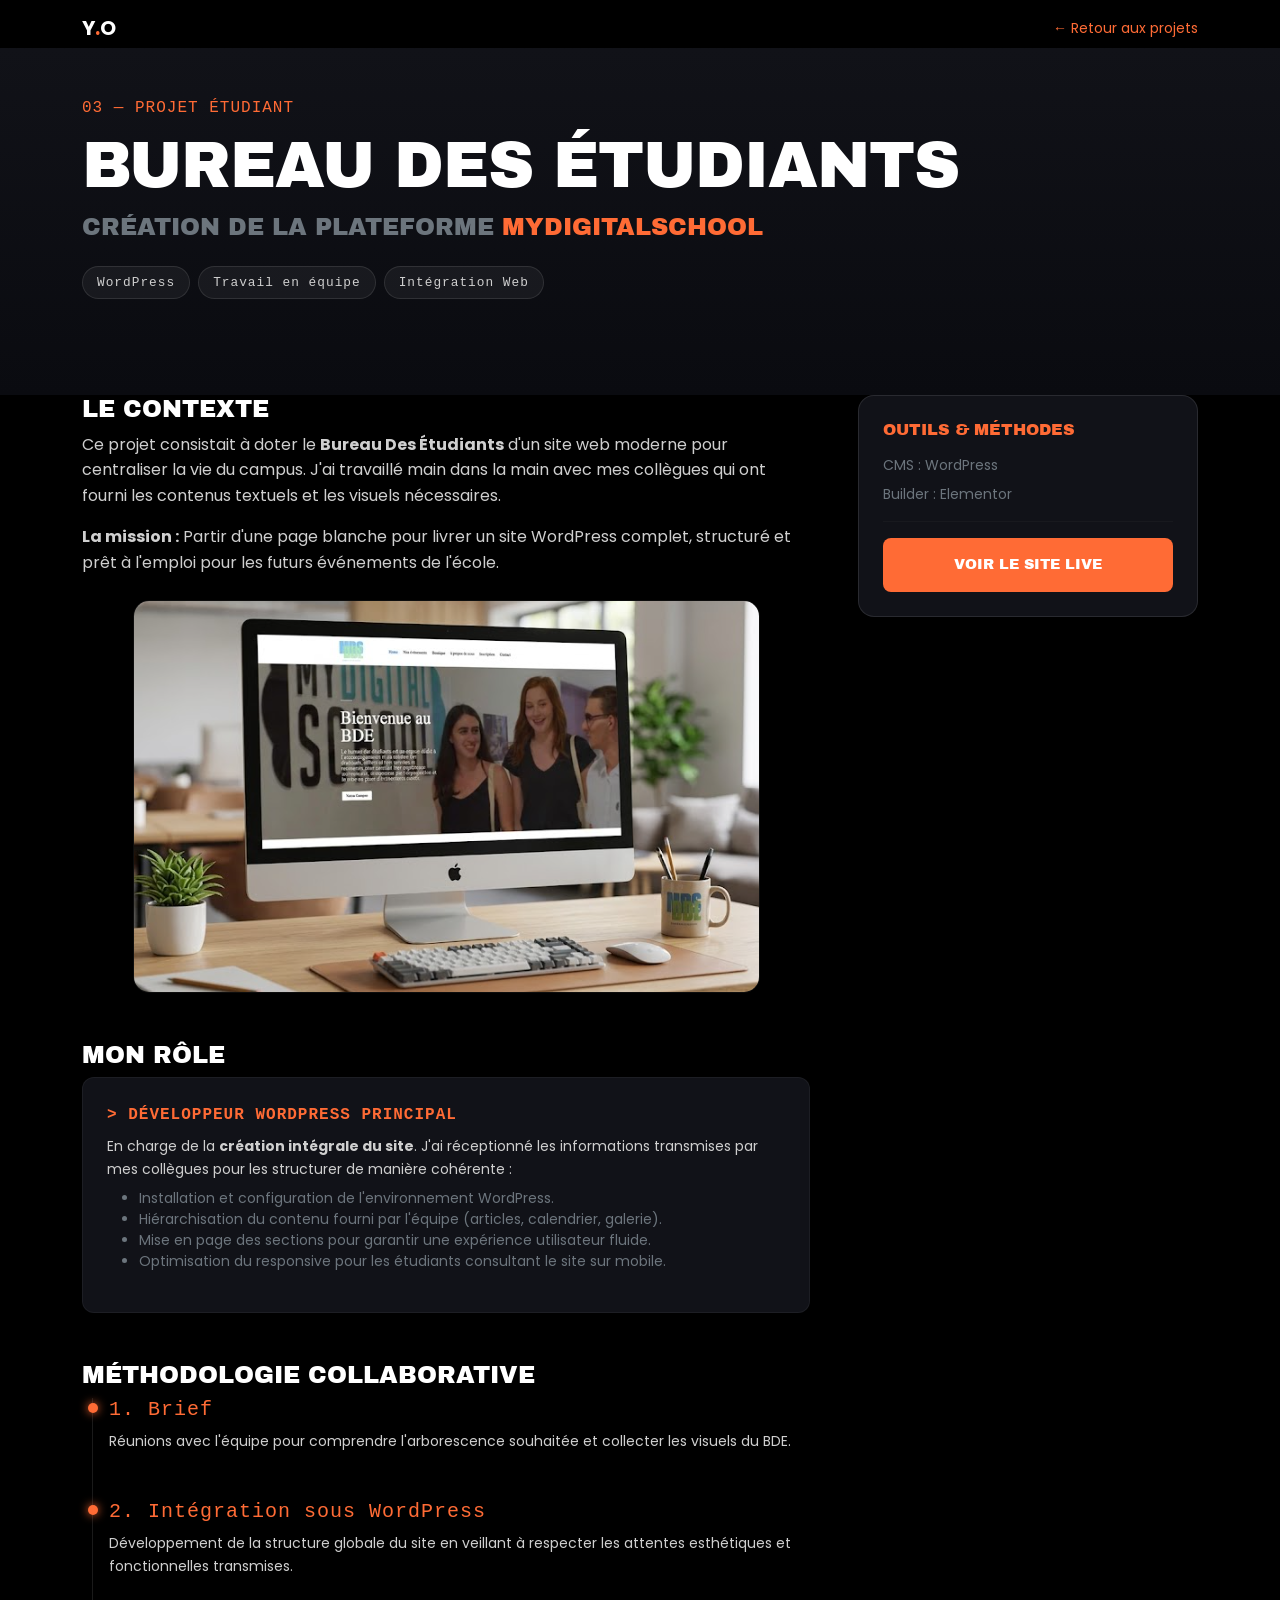
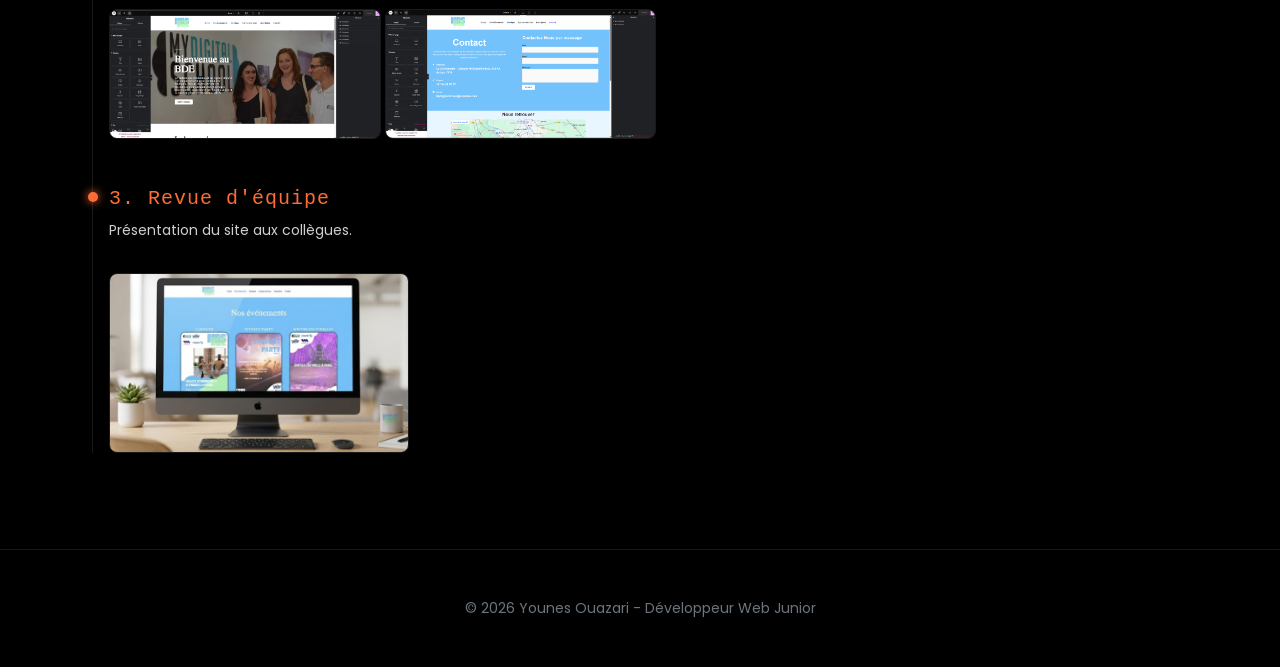
<file: projets/bde.html>
<!DOCTYPE html>
<html lang="fr">
<head>
    <meta charset="UTF-8">
    <meta name="viewport" content="width=device-width, initial-scale=1.0">
    <title>BDE MyDigital School </title>
    <link href="https://cdn.jsdelivr.net/npm/bootstrap@5.3.0/dist/css/bootstrap.min.css" rel="stylesheet">
    <link rel="stylesheet" href="sevalstyle.css"> 
</head>
<body class="bg-black text-white">

    <nav class="navbar navbar-expand-lg navbar-dark fixed-top">
        <div class="container">
            <a href="../index.html" class="navbar-brand fw-bold">Y<span class="text-orange">.</span>O</a>
            <a href="../index.html#projets" class="text-orange text-decoration-none small">← Retour aux projets</a>
        </div>
    </nav>

    <section class="proj-hero py-5 mt-5">
        <div class="container">
            <div class="proj-eyebrow text-orange mb-2">03 — PROJET ÉTUDIANT</div>
            <h1 class="hero-title">BUREAU DES ÉTUDIANTS</h1>
            <h2 class="h4 text-secondary mb-4">Création de la plateforme <span class="text-orange">MyDigitalSchool</span> </h2>
            <div class="d-flex gap-2 flex-wrap mb-5">
                <span class="skill-badge">WordPress</span>
                <span class="skill-badge">Travail en équipe</span>
                <span class="skill-badge">Intégration Web</span>
            </div>
        </div>
    </section>

    <div class="container pb-5">
        <div class="row g-5">
            <div class="col-lg-8">
                
                <section class="mb-5">
                    <h3 class="section-title h4">Le Contexte</h3>
                    <p>Ce projet consistait à doter le <strong>Bureau Des Étudiants</strong> d'un site web moderne pour centraliser la vie du campus. J'ai travaillé main dans la main avec mes collègues qui ont fourni les contenus textuels et les visuels nécessaires.</p>
                    <p><strong>La mission :</strong> Partir d'une page blanche pour livrer un site WordPress complet, structuré et prêt à l'emploi pour les futurs événements de l'école.</p>
                    
                    <div class="proj-visual mt-4 text-center">
                        <img src="../asset/deskop_bde1.png" alt="Aperçu Site BDE" class="img-fluid rounded-4 proj-img-shadow">
                    </div>
                </section>

                <section class="mb-5">
                    <h3 class="section-title h4">Mon Rôle</h3>
                    <div class="row g-3">
                        <div class="col-md-12">
                            <div class="role-card p-4 h-100 border-orange">
                                <span class="text-orange fw-bold">> DÉVELOPPEUR WORDPRESS PRINCIPAL</span>
                                <p class="small mt-2 mb-0">
                                    En charge de la <strong>création intégrale du site</strong>. J'ai réceptionné les informations transmises par mes collègues pour les structurer de manière cohérente :
                                </p>
                                <ul class="small mt-2 text-secondary">
                                    <li>Installation et configuration de l'environnement WordPress.</li>
                                    <li>Hiérarchisation du contenu fourni par l'équipe (articles, calendrier, galerie).</li>
                                    <li>Mise en page des sections pour garantir une expérience utilisateur fluide.</li>
                                    <li>Optimisation du responsive pour les étudiants consultant le site sur mobile.</li>
                                </ul>
                            </div>
                        </div>
                    </div>
                </section>

                <section class="mb-5">
                    <h3 class="section-title h4">Méthodologie Collaborative</h3>
                    <div class="process-timeline ps-3 border-start border-secondary">
                        <div class="mb-5 position-relative">
                            <div class="dot"></div>
                            <h5 class="text-orange">1. Brief</h5>
                            <p class="small">Réunions avec l'équipe pour comprendre l'arborescence souhaitée et collecter les visuels du BDE.</p>
                        </div>
                        <div class="mb-5 position-relative">
                            <div class="dot"></div>
                            <h5 class="text-orange">2. Intégration sous WordPress</h5>
                            <p class="small">Développement de la structure globale du site en veillant à respecter les attentes esthétiques et fonctionnelles transmises.</p>
                            <img src="../asset/bde_wordpressaccueil (1).png" alt="Interface admin WordPress BDE" class="img-fluid rounded-3 mt-3 border border-secondary" style="max-height: 130px;">
                            <img src="../asset/bde_wordpressaccueil (2).png" alt="Interface admin WordPress BDE" class="img-fluid rounded-3 mt-3 border border-secondary" style="max-height: 130px;">

                        </div>
                        <div class="mb-5 position-relative">
                            <div class="dot"></div>
                            <h5 class="text-orange">3. Revue d'équipe </h5>
                            <p class="small">Présentation du site aux collègues.</p>
                            <img src="../asset/deskop_bde2.png" alt="Interface admin WordPress BDE" class="img-fluid rounded-3 mt-3 border border-secondary" style="max-height: 180px;">
 
                        </div>
                    </div>
                </section>
            </div>

            <div class="col-lg-4">
                <div class="sticky-top" style="top: 100px;">
                    <div class="bg-dark p-4 rounded-4 border border-secondary">
                        <h4 class="h6 text-orange mb-3">OUTILS & MÉTHODES</h4>
                        <ul class="list-unstyled small text-secondary">
                            <li class="mb-2">CMS : WordPress</li>
                            <li class="mb-2">Builder : Elementor</li>
                        </ul>
                        <hr class="border-secondary">
                        <a href="https://younes-ouazari.mds-melun.yt/bde/" class="btn btn-orange w-100">VOIR LE SITE LIVE</a>
                    </div>
                </div>
            </div>
        </div>
    </div>

    <footer class="py-5 text-center border-top border-secondary small text-secondary">
        © 2026 Younes Ouazari - Développeur Web Junior
    </footer>

    <script src="https://cdn.jsdelivr.net/npm/bootstrap@5.3.0/dist/js/bootstrap.bundle.min.js"></script>
</body>
</html>
</file>
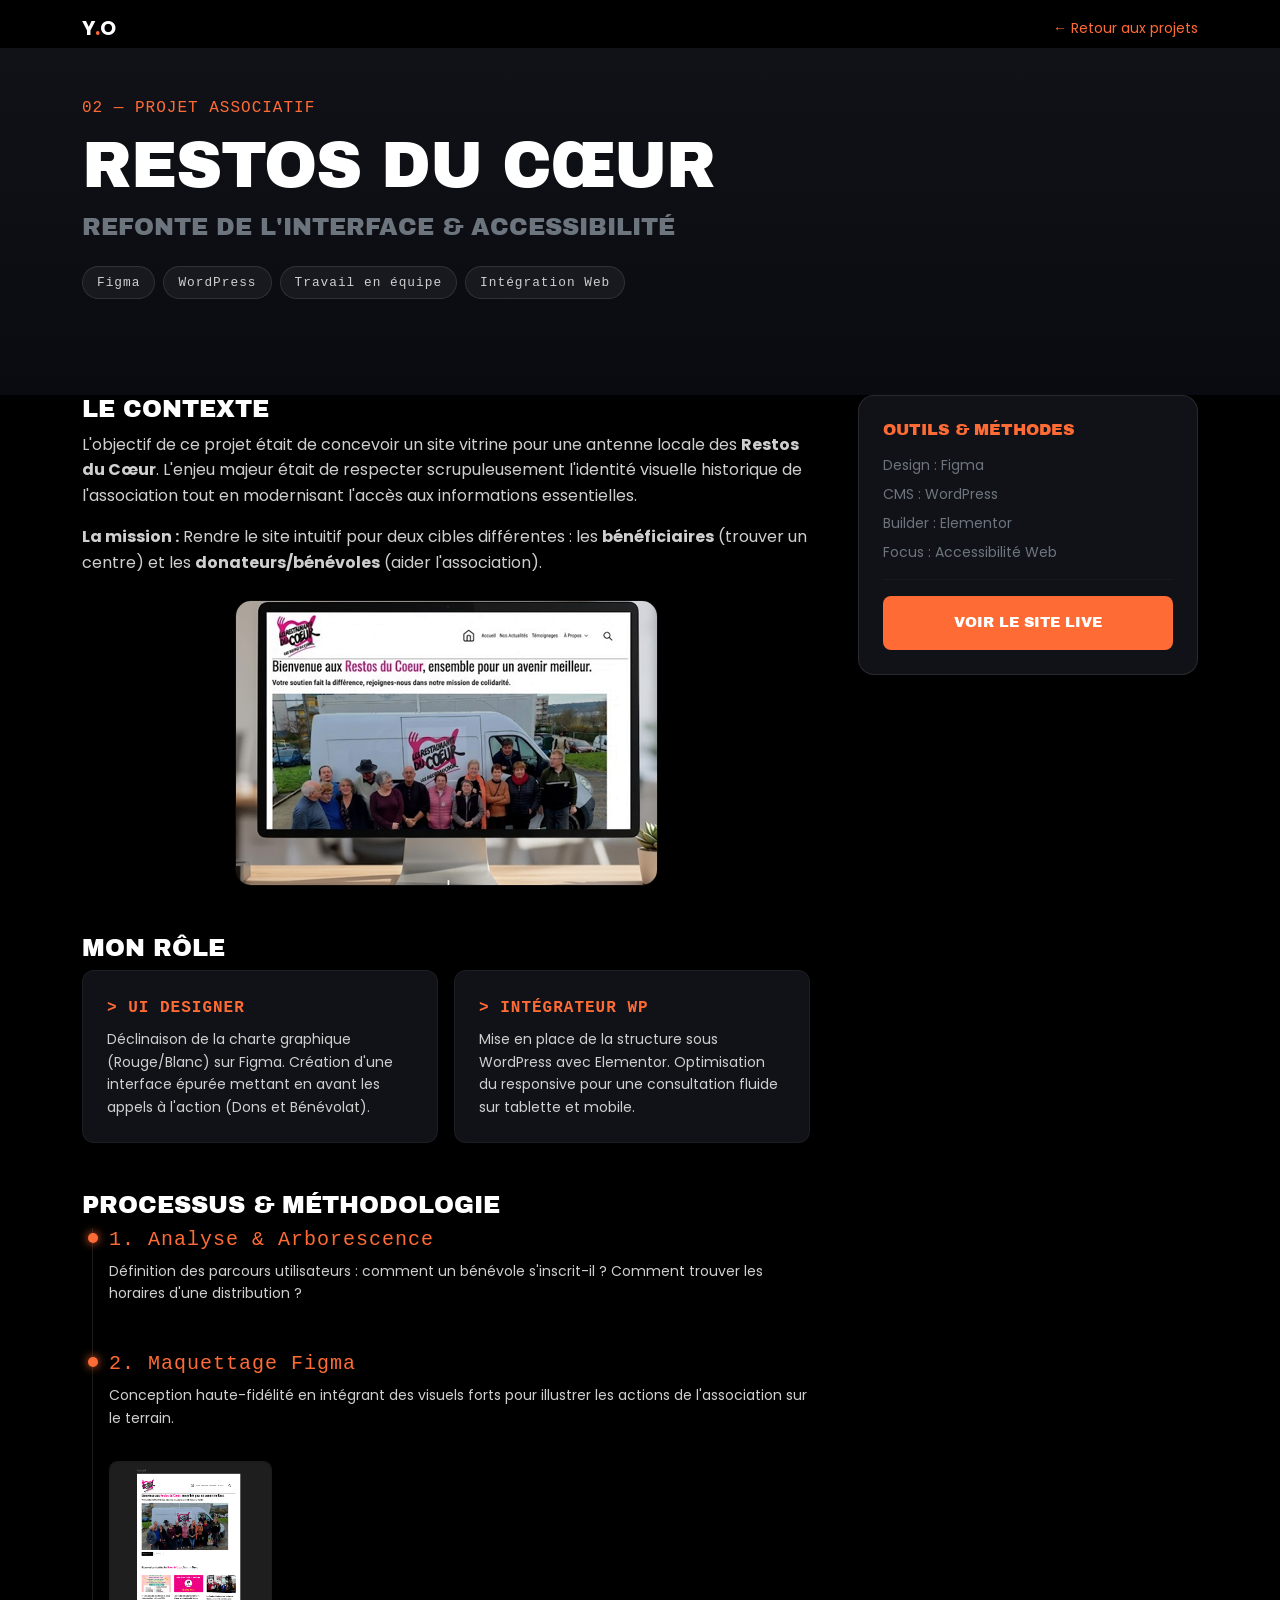
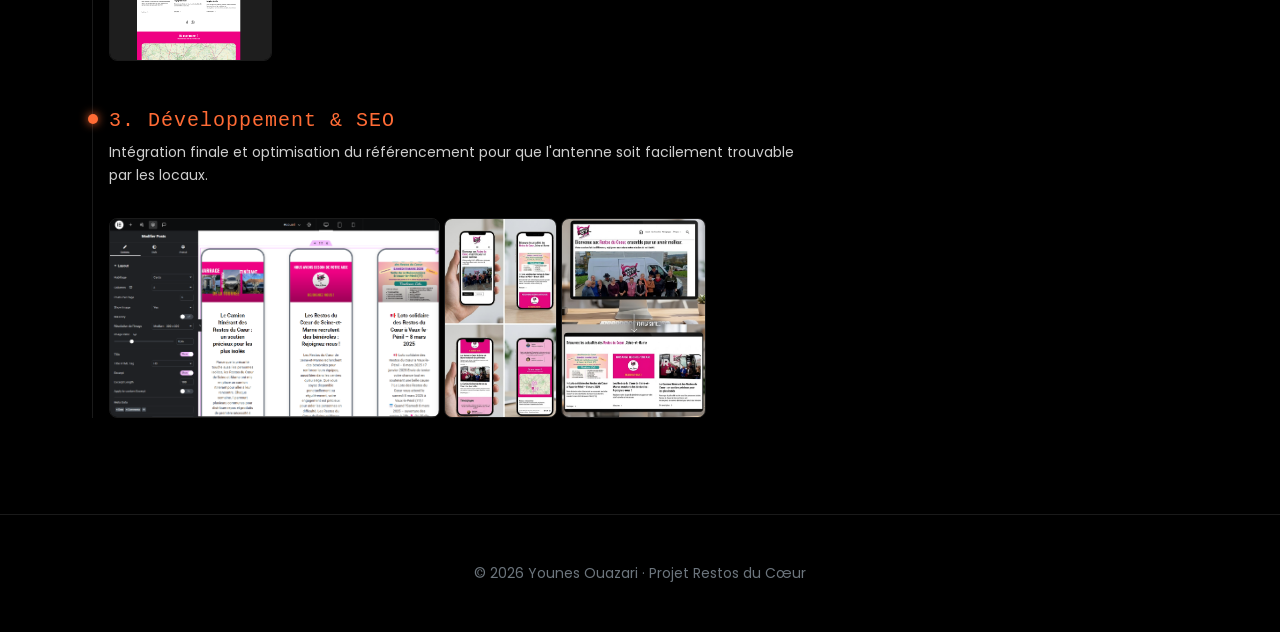
<file: projets/resto.html>
<!DOCTYPE html>
<html lang="fr">
<head>
    <meta charset="UTF-8">
    <meta name="viewport" content="width=device-width, initial-scale=1.0">
    <title>Restos du Cœur</title>
    <link href="https://cdn.jsdelivr.net/npm/bootstrap@5.3.0/dist/css/bootstrap.min.css" rel="stylesheet">
    <link rel="stylesheet" href="sevalstyle.css"> 
</head>
<body class="bg-black text-white">

    <nav class="navbar navbar-expand-lg navbar-dark fixed-top">
        <div class="container">
            <a href="../index.html" class="navbar-brand fw-bold">Y<span class="text-orange">.</span>O</a>
            <a href="../index.html#projets" class="text-orange text-decoration-none small">← Retour aux projets</a>
        </div>
    </nav>

    <section class="proj-hero py-5 mt-5">
        <div class="container">
            <div class="proj-eyebrow text-orange mb-2">02 — PROJET ASSOCIATIF</div>
            <h1 class="hero-title">RESTOS DU CŒUR</h1>
            <h2 class="h4 text-secondary mb-4">Refonte de l'interface & Accessibilité</h2>
            <div class="d-flex gap-2 flex-wrap mb-5">
                <span class="skill-badge">Figma</span>
                <span class="skill-badge">WordPress</span>
                <span class="skill-badge">Travail en équipe</span>
                <span class="skill-badge">Intégration Web</span>
            </div>
        </div>
    </section>

    <div class="container pb-5">
        <div class="row g-5">
            <div class="col-lg-8">
                
                <section class="mb-5">
                    <h3 class="section-title h4">Le Contexte</h3>
                    <p>L'objectif de ce projet était de concevoir un site vitrine pour une antenne locale des <strong>Restos du Cœur</strong>. L'enjeu majeur était de respecter scrupuleusement l'identité visuelle historique de l'association tout en modernisant l'accès aux informations essentielles.</p>
                    <p><strong>La mission :</strong> Rendre le site intuitif pour deux cibles différentes : les <strong>bénéficiaires</strong> (trouver un centre) et les <strong>donateurs/bénévoles</strong> (aider l'association).</p>
                    
                    <div class="proj-visual mt-4 text-center">
                        <img src="../asset/deskop_resto-home.png" alt="Aperçu Site Restos du Coeur" class="img-fluid rounded-4 proj-img-shadow">
                    </div>
                </section>

                <section class="mb-5">
                    <h3 class="section-title h4">Mon Rôle</h3>
                    <div class="row g-3">
                        <div class="col-md-6">
                            <div class="role-card p-4 h-100">
                                <span class="text-orange fw-bold">> UI DESIGNER</span>
                                <p class="small mt-2 mb-0">Déclinaison de la charte graphique (Rouge/Blanc) sur Figma. Création d'une interface épurée mettant en avant les appels à l'action (Dons et Bénévolat).</p>
                            </div>
                        </div>
                        <div class="col-md-6">
                            <div class="role-card p-4 h-100">
                                <span class="text-orange fw-bold">> INTÉGRATEUR WP</span>
                                <p class="small mt-2 mb-0">Mise en place de la structure sous WordPress avec Elementor. Optimisation du responsive pour une consultation fluide sur tablette et mobile.</p>
                            </div>
                        </div>
                    </div>
                </section>

                <section class="mb-5">
                    <h3 class="section-title h4">Processus & Méthodologie</h3>
                    <div class="process-timeline ps-3 border-start border-secondary">
                        <div class="mb-5 position-relative">
                            <div class="dot"></div>
                            <h5 class="text-orange">1. Analyse & Arborescence</h5>
                            <p class="small">Définition des parcours utilisateurs : comment un bénévole s'inscrit-il ? Comment trouver les horaires d'une distribution ?</p>
                        </div>
                        <div class="mb-5 position-relative">
                            <div class="dot"></div>
                            <h5 class="text-orange">2. Maquettage Figma</h5>
                            <p class="small">Conception haute-fidélité en intégrant des visuels forts pour illustrer les actions de l'association sur le terrain.</p>
                            <img src="../asset/figma-resto.png" alt="Maquette Figma Restos" class="img-fluid rounded-3 mt-3 border border-secondary" style="max-height: 200px;">
                        </div>
                        <div class="mb-5 position-relative">
                            <div class="dot"></div>
                            <h5 class="text-orange">3. Développement & SEO</h5>
                            <p class="small">Intégration finale et optimisation du référencement pour que l'antenne soit facilement trouvable par les locaux.</p>                                                    
                            <img src="../asset/resto_wordpress.png" alt="mobile wordpresse Restos" class="img-fluid rounded-3 mt-3 border border-secondary" style="max-height: 200px;">
                            <img src="../asset/resto-mobile.png" alt="mobile Restos" class="img-fluid rounded-3 mt-3 border border-secondary" style="max-height: 200px;">
                            <img src="../asset/mockup_resto.png" alt="mobile mockup Restos" class="img-fluid rounded-3 mt-3 border border-secondary" style="max-height: 200px;">
                        </div>
                    </div>
                </section>
            </div>

            <div class="col-lg-4">
                <div class="sticky-top" style="top: 100px;">
                    <div class="bg-dark p-4 rounded-4 border border-secondary">
                        <h4 class="h6 text-orange mb-3">OUTILS & MÉTHODES</h4>
                        <ul class="list-unstyled small text-secondary">
                            <li class="mb-2">Design : Figma</li>
                            <li class="mb-2">CMS : WordPress</li>
                            <li class="mb-2">Builder : Elementor</li>
                            <li class="mb-2">Focus : Accessibilité Web</li>
                        </ul>
                        <hr class="border-secondary">
                        <a href="https://younes-ouazari.mds-melun.yt/LesRestosDuCoeur/" class="btn btn-orange w-100">VOIR LE SITE LIVE</a>
                        </div>
                    </div>
                </div>
            </div>
        </div>
    </div>

    <footer class="py-5 text-center border-top border-secondary small text-secondary">
        &copy; 2026 Younes Ouazari · Projet Restos du Cœur
    </footer>

</body>
</html>
</file>
<file: style.css>
@import url('https://fonts.googleapis.com/css2?family=Archivo+Black&family=Poppins:wght@400;700&display=swap');

:root {
    --orange-brand: #ff6b35;
    --dark-bg: #0a0b10;
    --text-gray: #cfcfcf;
}

body {
    font-family: 'Poppins', sans-serif;
    background-color: var(--dark-bg);
    color: white;
    overflow-x: hidden;
}

h1, h2, h3, h4, .navbar-brand {
    font-family: 'Archivo Black', sans-serif;
    text-transform: uppercase;
}

p {
    color: var(--text-gray);
    line-height: 1.6;
}

.info-text {
    font-family: 'Courier New', Courier, monospace;
}

.text-orange { color: var(--orange-brand) !important; }
.bg-black { background-color: var(--dark-bg) !important; }

.navbar {
    background-color: rgba(10, 11, 16, 0.95) !important;
    backdrop-filter: blur(10px);
    border-bottom: 1px solid rgba(255,255,255,0.05);
}

/* hero section */
.hero-title {
    font-size: clamp(2.5rem, 6vw, 5rem);
    letter-spacing: -2px;
}

.hero-outline {
    font-size: clamp(2.5rem, 6vw, 4rem);
    color: transparent;
    -webkit-text-stroke: 1px rgba(255, 255, 255, 0.3);
}

/* button hero */
.btn-orange {
    background-color: var(--orange-brand);
    color: white;
    font-weight: bold;
    padding: 12px 25px;
    border: none;
    transition: 0.3s;
}

.btn-orange:hover {
    background-color: #e55a2b;
    color: white;
    transform: translateY(-3px);
}

/* avatar hero */
.custom-avatar {
    border-radius: 40px;
    border: 1px solid rgba(255,255,255,0.1);
    box-shadow: 0 20px 40px rgba(0,0,0,0.6);
}


/* --- BOUTONS RÉSEAUX SOCIAUX --- */

.social-btn {
    display: flex;
    align-items: center;
    justify-content: center;
    width: 55px;
    height: 55px;
    background-color: #111218; 
    color: white;
    border: 1px solid rgba(255, 255, 255, 0.1);
    border-radius: 50%; 
    font-size: 1.3rem;
    text-decoration: none;
    transition: all 0.4s cubic-bezier(0.175, 0.885, 0.32, 1.275); 
}

.social-btn:hover {
    background-color: var(--orange-brand);
    color: white;
    border-color: var(--orange-brand);
    transform: translateY(-8px); 
    box-shadow: 0 10px 20px rgba(255, 107, 53, 0.4); 
}

/* Optionnel : faire tourner l'icône au survol */
.social-btn:hover i {
    transform: rotate(360deg);
    transition: transform 0.6s ease;
}


/* section à propos */
.about-section {
    background-color: #111218; 
}

.section-title {
    font-size: clamp(1.8rem, 4vw, 2.5rem);
    border-bottom: 2px solid var(--orange-brand);
    display: inline-block;
    padding-bottom: 10px;
}

.about-avatar {
    width: 320px;
    border-radius: 20px;
    filter: grayscale(20%);
}

.skill-badge {
    background-color: rgba(255,255,255,0.05);
    padding: 8px 16px;
    border-radius: 50px;
    font-size: 0.85rem;
    border: 1px solid rgba(255,255,255,0.1);
    color: var(--text-gray);
}

/* -----------------Section Projets------------------- */

.project-card {
    background-color: #111218;
    border: 1px solid rgba(255, 255, 255, 0.05);
    border-radius: 15px;
    overflow: hidden;
    transition: all 0.3s ease;
}

.project-card:hover {
    transform: translateY(-10px);
    border-color: var(--orange-brand);
    box-shadow: 0 10px 30px rgba(255, 107, 53, 0.1);
}

.project-img-container {
    width: 100%;
    height: 300px;
    background-color: #1e1e26; 
    overflow: hidden;
}

.project-img-container img {
    width: 100%;
    height: 100%;
    object-fit: cover;
    transition: transform 0.5s ease;
}

.project-card:hover .project-img-container img {
    transform: scale(1.1);
}

/* Bulles d'outils (Tools) */
.tool-badge {
    display: inline-block;
    background-color: rgba(255, 107, 53, 0.1);
    color: var(--orange-brand);
    font-size: 0.75rem;
    font-weight: bold;
    padding: 4px 12px;
    border-radius: 50px;
    margin-right: 5px;
    border: 1px solid rgba(255, 107, 53, 0.2);
}

.project-body p {
    font-size: 0.9rem;
    height: 45px; 
}

/* LES SECTIONS COMPÉTENCES, PARCOURS ET CONTACT   */ */

/* --- Barres de progression --- */
.progress {
    background-color: rgba(255, 255, 255, 0.05) !important;
    border-radius: 10px;
    overflow: hidden;
}

.bg-orange {
    background-color: var(--orange-brand) !important;
    box-shadow: 0 0 10px rgba(255, 107, 53, 0.3);
}

/* --- Système de Switch (Nav-Pills) --- */
.nav-pills {
    background-color: #111218;
    border: 1px solid rgba(255, 255, 255, 0.05);
    border-radius: 50px;
}

.nav-pills .nav-link {
    color: var(--text-gray);
    font-family: 'Poppins', sans-serif;
    font-weight: bold;
    font-size: 0.8rem;
    padding: 10px 25px;
    border-radius: 50px;
    transition: 0.3s ease;
}

.nav-pills .nav-link.active {
    background-color: var(--orange-brand) !important;
    color: white !important;
}

/* --- Timeline (Formations) --- */
.timeline-container {
    padding: 20px 0;
}

.timeline-item {
    border-left: 2px solid rgba(255, 107, 53, 0.2); 
    position: relative;
    padding-left: 30px;
    margin-bottom: 0;
    padding-bottom: 40px;
}

.timeline-item:last-child {
    border-left: 2px solid transparent; 
}

.dot-orange {
    position: absolute;
    left: -9px;
    top: 5px;
    width: 16px;
    height: 16px;
    background-color: var(--orange-brand);
    border-radius: 50%;
    box-shadow: 0 0 12px var(--orange-brand);
}

/* --- Formulaires  --- */
.form-control {
    padding: 12px 15px;
    font-family: 'Poppins', sans-serif;
    font-size: 0.9rem;
    border: 1px solid rgba(255, 255, 255, 0.1) !important;
    transition: 0.3s;
}

.form-control:focus {
    background-color: #16171d !important;
    border-color: var(--orange-brand) !important;
    box-shadow: none;
    outline: none;
}

.form-control::placeholder {
    color: #6c757d;
}

/* --- Utilitaires icônes --- */
.fas {
    font-size: 1.1rem;
    vertical-align: middle;
}
</file>
<file: projets/projet-Full-movie/style.css>
*, *::before, *::after { margin:0; padding:0; box-sizing:border-box; }
:root {
  --bg0:#060c14; --bg1:#0b1623; --bg2:#101e30;
  --accent:#e8622a; --gold:#f0a500; --cream:#f5f0e8;
  --white:#ffffff; --teal:#06b6d4;
  --ease:cubic-bezier(0.22,1,0.36,1);
}
html { scroll-behavior:smooth; }
body { font-family:'DM Sans',sans-serif; background:var(--bg0); color:var(--cream); overflow-x:hidden; cursor:none; }
::-webkit-scrollbar { width:4px; }
::-webkit-scrollbar-track { background:var(--bg0); }
::-webkit-scrollbar-thumb { background:var(--accent); border-radius:2px; }

/* CURSOR */
#cur-dot { width:6px; height:6px; border-radius:50%; background:var(--accent); position:fixed; top:0; left:0; z-index:9999; pointer-events:none; transform:translate(-50%,-50%); }
#cur-ring { width:30px; height:30px; border-radius:50%; border:1.5px solid rgba(232,98,42,.55); position:fixed; top:0; left:0; z-index:9998; pointer-events:none; transform:translate(-50%,-50%); transition:width .25s,height .25s,border-color .25s; }
body.hovering #cur-ring { width:46px; height:46px; border-color:rgba(232,98,42,.9); }
body::after { content:''; position:fixed; inset:0; z-index:9990; pointer-events:none; background-image:url("data:image/svg+xml,%3Csvg viewBox='0 0 256 256' xmlns='http://www.w3.org/2000/svg'%3E%3Cfilter id='n'%3E%3CfeTurbulence type='fractalNoise' baseFrequency='0.9' numOctaves='4' stitchTiles='stitch'/%3E%3C/filter%3E%3Crect width='100%25' height='100%25' filter='url(%23n)' opacity='1'/%3E%3C/svg%3E"); opacity:.025; mix-blend-mode:overlay; }

/* NAV */
nav { position:fixed; top:0; left:0; right:0; z-index:500; display:flex; align-items:center; justify-content:space-between; padding:1.2rem 5vw; background:rgba(6,12,20,.9); backdrop-filter:blur(20px); box-shadow:0 1px 0 rgba(255,255,255,.05); }
.nav-logo { font-family:'Syne',sans-serif; font-weight:800; font-size:1.25rem; letter-spacing:-.03em; color:var(--white); text-decoration:none; }
.nav-logo span { color:var(--accent); }
.nav-back { display:inline-flex; align-items:center; gap:.5rem; font-family:'JetBrains Mono',monospace; font-size:.72rem; color:rgba(255,255,255,.4); text-decoration:none; letter-spacing:.08em; transition:color .2s; }
.nav-back:hover { color:var(--accent); }

/* HERO */
.proj-hero { min-height:70vh; display:flex; flex-direction:column; justify-content:flex-end; padding:9rem 5vw 9rem; position:relative; overflow:hidden; }
.proj-hero-bg { position:absolute; inset:0; background:linear-gradient(135deg,#0a1929 0%,#0d2b4a 60%,#0a1929 100%); z-index:0; }
.proj-hero-bg::after { content:''; position:absolute; inset:0; background:radial-gradient(ellipse 70% 70% at 80% 50%,rgba(232,98,42,.09),transparent 65%),radial-gradient(ellipse 40% 40% at 20% 80%,rgba(6,182,212,.05),transparent 60%); }
.proj-hero-grid { position:absolute; inset:0; z-index:0; pointer-events:none; background-image:linear-gradient(rgba(255,255,255,.02) 1px,transparent 1px),linear-gradient(90deg,rgba(255,255,255,.02) 1px,transparent 1px); background-size:60px 60px; mask-image:radial-gradient(ellipse 90% 90% at 50% 50%,black,transparent); }
.proj-hero-content { position:relative; z-index:1; max-width:800px; }
.proj-eyebrow { display:inline-flex; align-items:center; gap:.7rem; font-family:'JetBrains Mono',monospace; font-size:.68rem; letter-spacing:.15em; text-transform:uppercase; color:var(--accent); margin-bottom:1.4rem; opacity:0; animation:fadeUp .8s .1s var(--ease) forwards; }
.proj-eyebrow::before { content:''; width:20px; height:1.5px; background:var(--accent); }
.proj-badge { display:inline-flex; align-items:center; gap:.5rem; padding:.28rem .85rem; background:rgba(6,182,212,.08); border:1px solid rgba(6,182,212,.2); border-radius:40px; font-family:'JetBrains Mono',monospace; font-size:.63rem; color:var(--teal); letter-spacing:.06em; margin-left:.8rem; vertical-align:middle; }
.proj-title { font-family:'Syne',sans-serif; font-size:clamp(2rem,4vw,3.2rem); font-weight:800; line-height:1.1; letter-spacing:-.03em; color:var(--white); margin-bottom:1.5rem; opacity:0; animation:fadeUp .8s .2s var(--ease) forwards; }
.proj-title em { color:var(--accent); font-style:normal; display:block; }
.proj-title small { font-size:.35em; color:rgba(255,255,255,.3); font-weight:400; letter-spacing:.05em; display:block; margin-top:.4rem; }
.proj-meta { display:flex; flex-wrap:wrap; gap:.7rem; opacity:0; animation:fadeUp .8s .35s var(--ease) forwards; }
.proj-tag { padding:.3rem .9rem; background:rgba(255,255,255,.06); border:1px solid rgba(255,255,255,.1); border-radius:3px; font-family:'JetBrains Mono',monospace; font-size:.67rem; color:rgba(255,255,255,.5); }
.proj-tag.hot { background:rgba(232,98,42,.12); border-color:rgba(232,98,42,.3); color:var(--accent); }
.proj-tag.team { background:rgba(6,182,212,.08); border-color:rgba(6,182,212,.22); color:var(--teal); }

/* BODY */
.proj-body { padding:5rem 5vw; max-width:1100px; margin:0 auto; }
.proj-section { margin-bottom:5rem; opacity:0; transform:translateY(20px); transition:opacity .7s var(--ease),transform .7s var(--ease); }
.proj-section.up { opacity:1; transform:none; }
.proj-section-title { font-family:'JetBrains Mono',monospace; font-size:.65rem; letter-spacing:.18em; text-transform:uppercase; color:var(--accent); margin-bottom:1.5rem; display:flex; align-items:center; gap:.8rem; }
.proj-section-title::after { content:''; flex:1; height:1px; background:rgba(255,255,255,.06); }
.proj-section p { font-size:1rem; line-height:1.85; color:rgba(255,255,255,.5); max-width:700px; }
.proj-section p + p { margin-top:1rem; }
strong { color:var(--gold); font-weight:600; }

/* RÔLE CARDS */
.role-grid { display:grid; grid-template-columns:repeat(3,1fr); gap:1.2rem; }
.role-card { background:var(--bg2); border:1px solid rgba(255,255,255,.06); border-radius:16px; padding:1.8rem 1.6rem; position:relative; overflow:hidden; transition:transform .3s var(--ease),border-color .3s,box-shadow .3s; }
.role-card:hover { transform:translateY(-5px); border-color:rgba(232,98,42,.22); box-shadow:0 20px 50px rgba(0,0,0,.4); }
.role-card::before { content:''; position:absolute; top:0; left:0; right:0; height:2px; background:linear-gradient(90deg,var(--accent),var(--gold)); opacity:0; transition:opacity .3s; }
.role-card:hover::before { opacity:1; }
.role-icon { font-size:1.8rem; margin-bottom:1rem; }
.role-title { font-family:'Syne',sans-serif; font-size:.9rem; font-weight:700; color:var(--white); margin-bottom:.5rem; }
.role-tool { font-family:'JetBrains Mono',monospace; font-size:.62rem; color:var(--accent); letter-spacing:.1em; text-transform:uppercase; margin-bottom:.8rem; }
.role-desc { font-size:.84rem; color:rgba(255,255,255,.38); line-height:1.65; }

/* FIGMA SCREENSHOT */
.figma-preview-wrap { background:var(--bg1); border:1px solid rgba(255,255,255,.07); border-radius:18px; overflow:hidden; margin-bottom:2rem; }
.figma-label-top { display:flex; align-items:center; gap:.8rem; padding:.9rem 1.4rem; background:rgba(255,255,255,.03); border-bottom:1px solid rgba(255,255,255,.05); font-family:'JetBrains Mono',monospace; font-size:.65rem; color:rgba(255,255,255,.28); letter-spacing:.08em; }
.figma-badge { padding:.2rem .65rem; background:rgba(232,98,42,.14); border:1px solid rgba(232,98,42,.28); border-radius:3px; color:var(--accent); font-size:.6rem; letter-spacing:.1em; text-transform:uppercase; }
.figma-screenshot { display:flex; gap:1rem; padding:1.2rem; overflow-x:auto; }
.figma-img { width:200px; height:auto; display:block; flex-shrink:0; border-radius:8px; filter:brightness(.95); }

/* RETOURS CLIENT */
.retour-client { display:flex; align-items:flex-start; gap:.8rem; margin:-.8rem 0 1.8rem 3.6rem; padding:.85rem 1.2rem; background:rgba(92,61,110,.08); border:1px solid rgba(92,61,110,.22); border-radius:10px; position:relative; }
.retour-client::before { content:''; position:absolute; left:-1.9rem; top:50%; transform:translateY(-50%); width:1px; height:100%; background:rgba(232,98,42,.15); }
.retour-final { background:rgba(74,222,128,.06); border-color:rgba(74,222,128,.2); }
.retour-icon { font-size:1rem; flex-shrink:0; line-height:1.5; }
.retour-text { font-size:.82rem; color:rgba(255,255,255,.42); line-height:1.6; }
.retour-text strong { color:rgba(180,140,210,.9); font-weight:600; }
.retour-final .retour-text strong { color:rgba(74,222,128,.9); }

/* PROCESSUS STEPS */
.process-steps { display:flex; flex-direction:column; gap:0; position:relative; }
.process-steps::before { content:''; position:absolute; left:19px; top:20px; bottom:20px; width:1px; background:linear-gradient(180deg,rgba(232,98,42,.35),transparent); }
.step { display:flex; gap:1.8rem; padding-bottom:2.4rem; position:relative; }
.step-num { flex-shrink:0; width:40px; height:40px; border-radius:50%; background:var(--bg0); border:2px solid rgba(232,98,42,.4); display:flex; align-items:center; justify-content:center; font-family:'Syne',sans-serif; font-size:.8rem; font-weight:800; color:var(--accent); z-index:1; box-shadow:0 0 16px rgba(232,98,42,.15); }
.step-body { flex:1; padding-top:.5rem; }
.step-title { font-family:'Syne',sans-serif; font-size:1rem; font-weight:700; color:var(--white); margin-bottom:.3rem; }
.step-tool { font-family:'JetBrains Mono',monospace; font-size:.62rem; color:var(--teal); letter-spacing:.1em; text-transform:uppercase; margin-bottom:.6rem; }
.step-desc { font-size:.88rem; color:rgba(255,255,255,.42); line-height:1.7; }
.step-visual { margin-top:.9rem; }
.step-img { display:block; width:100%; max-width:480px; height:220px; object-fit:cover; border-radius:10px; border:1px solid rgba(255,255,255,.07); opacity:.88; transition:opacity .3s var(--ease),transform .3s var(--ease); }
.step-img:hover { opacity:1; transform:scale(1.01); }

/* SUIVI DE PROJET */
.suivi-grid { display:grid; grid-template-columns:1fr 1fr; gap:1.2rem; }
.suivi-card { background:var(--bg2); border:1px solid rgba(255,255,255,.06); border-radius:14px; padding:1.6rem; position:relative; overflow:hidden; }
.suivi-card-bar { position:absolute; top:0; left:0; right:0; height:2px; background:linear-gradient(90deg,var(--accent),var(--gold)); }
.suivi-icon { font-size:1.6rem; margin-bottom:.8rem; }
.suivi-title { font-family:'Syne',sans-serif; font-size:.95rem; font-weight:700; color:var(--white); margin-bottom:.5rem; }
.suivi-desc { font-size:.85rem; color:rgba(255,255,255,.38); line-height:1.65; }

/* RESULTS */
.results-grid { display:grid; grid-template-columns:repeat(3,1fr); gap:1rem; }
.result-card { background:linear-gradient(135deg,rgba(232,98,42,.06),rgba(240,165,0,.04)); border:1px solid rgba(232,98,42,.14); border-radius:14px; padding:1.8rem 1.4rem; text-align:center; }
.result-num { font-family:'Syne',sans-serif; font-size:2.2rem; font-weight:800; background:linear-gradient(135deg,var(--accent),var(--gold)); -webkit-background-clip:text; -webkit-text-fill-color:transparent; background-clip:text; margin-bottom:.4rem; }
.result-lbl { font-size:.78rem; color:rgba(255,255,255,.3); letter-spacing:.06em; }

/* CTA */
.proj-cta { display:flex; gap:1rem; flex-wrap:wrap; padding-top:2rem; border-top:1px solid rgba(255,255,255,.05); }
.btn { display:inline-flex; align-items:center; gap:.5rem; padding:.9rem 2rem; border-radius:3px; border:none; font-family:'Syne',sans-serif; font-size:.82rem; font-weight:700; letter-spacing:.06em; text-transform:uppercase; text-decoration:none; cursor:none; transition:transform .3s var(--ease),box-shadow .3s; }
.btn-fire { background:var(--accent); color:var(--white); box-shadow:0 4px 20px rgba(232,98,42,.35); }
.btn-fire:hover { transform:translateY(-3px); box-shadow:0 10px 35px rgba(232,98,42,.55); }
.btn-ghost { background:transparent; color:rgba(255,255,255,.75); border:1px solid rgba(255,255,255,.18); }
.btn-ghost:hover { transform:translateY(-3px); background:rgba(255,255,255,.07); }

@keyframes fadeUp { from{opacity:0;transform:translateY(26px)} to{opacity:1;transform:none} }

/* RESPONSIVE */
@media(max-width:900px) {
  .role-grid { grid-template-columns:1fr; }
  .suivi-grid { grid-template-columns:1fr; }
}
@media(max-width:640px) {
  .results-grid { grid-template-columns:1fr 1fr; }
  .retour-client { margin-left:0; }
  .retour-client::before { display:none; }
  .step-img { max-width:100%; height:180px; }
  .figma-screenshot { gap:.6rem; padding:.8rem; }
  .figma-img { width:140px; }
}
@media(max-width:400px) {
  .results-grid { grid-template-columns:1fr; }
}
</file>
<file: projets/projet-salon_de_seval/style.css>
*, *::before, *::after { margin:0; padding:0; box-sizing:border-box; }
:root {
  --bg0:#060c14; --bg1:#0b1623; --bg2:#101e30;
  --accent:#e8622a; --gold:#f0a500; --cream:#f5f0e8;
  --white:#ffffff; --teal:#06b6d4;
  --ease:cubic-bezier(0.22,1,0.36,1);
}
html { scroll-behavior:smooth; }
body { font-family:'DM Sans',sans-serif; background:var(--bg0); color:var(--cream); overflow-x:hidden; cursor:none; }
::-webkit-scrollbar { width:4px; }
::-webkit-scrollbar-track { background:var(--bg0); }
::-webkit-scrollbar-thumb { background:var(--accent); border-radius:2px; }

/* CURSOR */
#cur-dot { width:6px; height:6px; border-radius:50%; background:var(--accent); position:fixed; top:0; left:0; z-index:9999; pointer-events:none; transform:translate(-50%,-50%); }
#cur-ring { width:30px; height:30px; border-radius:50%; border:1.5px solid rgba(232,98,42,.55); position:fixed; top:0; left:0; z-index:9998; pointer-events:none; transform:translate(-50%,-50%); transition:width .25s,height .25s,border-color .25s; }
body.hovering #cur-ring { width:46px; height:46px; border-color:rgba(232,98,42,.9); }
body::after { content:''; position:fixed; inset:0; z-index:9990; pointer-events:none; background-image:url("data:image/svg+xml,%3Csvg viewBox='0 0 256 256' xmlns='http://www.w3.org/2000/svg'%3E%3Cfilter id='n'%3E%3CfeTurbulence type='fractalNoise' baseFrequency='0.9' numOctaves='4' stitchTiles='stitch'/%3E%3C/filter%3E%3Crect width='100%25' height='100%25' filter='url(%23n)' opacity='1'/%3E%3C/svg%3E"); opacity:.025; mix-blend-mode:overlay; }

/* NAV */
nav { position:fixed; top:0; left:0; right:0; z-index:500; display:flex; align-items:center; justify-content:space-between; padding:1.2rem 5vw; background:rgba(6,12,20,.9); backdrop-filter:blur(20px); box-shadow:0 1px 0 rgba(255,255,255,.05); }
.nav-logo { font-family:'Syne',sans-serif; font-weight:800; font-size:1.25rem; letter-spacing:-.03em; color:var(--white); text-decoration:none; }
.nav-logo span { color:var(--accent); }
.nav-back { display:inline-flex; align-items:center; gap:.5rem; font-family:'JetBrains Mono',monospace; font-size:.72rem; color:rgba(255,255,255,.4); text-decoration:none; letter-spacing:.08em; transition:color .2s; }
.nav-back:hover { color:var(--accent); }

/* HERO */
.proj-hero { min-height:70vh; display:flex; flex-direction:column; justify-content:flex-end; padding:9rem 5vw 9rem; position:relative; overflow:hidden; }
.proj-hero-bg { position:absolute; inset:0; background:linear-gradient(135deg,#0a1929 0%,#0d2b4a 60%,#0a1929 100%); z-index:0; }
.proj-hero-bg::after { content:''; position:absolute; inset:0; background:radial-gradient(ellipse 70% 70% at 80% 50%,rgba(232,98,42,.09),transparent 65%),radial-gradient(ellipse 40% 40% at 20% 80%,rgba(6,182,212,.05),transparent 60%); }
.proj-hero-grid { position:absolute; inset:0; z-index:0; pointer-events:none; background-image:linear-gradient(rgba(255,255,255,.02) 1px,transparent 1px),linear-gradient(90deg,rgba(255,255,255,.02) 1px,transparent 1px); background-size:60px 60px; mask-image:radial-gradient(ellipse 90% 90% at 50% 50%,black,transparent); }
.proj-hero-content { position:relative; z-index:1; max-width:800px; }
.proj-eyebrow { display:inline-flex; align-items:center; gap:.7rem; font-family:'JetBrains Mono',monospace; font-size:.68rem; letter-spacing:.15em; text-transform:uppercase; color:var(--accent); margin-bottom:1.4rem; opacity:0; animation:fadeUp .8s .1s var(--ease) forwards; }
.proj-eyebrow::before { content:''; width:20px; height:1.5px; background:var(--accent); }
.proj-badge { display:inline-flex; align-items:center; gap:.5rem; padding:.28rem .85rem; background:rgba(6,182,212,.08); border:1px solid rgba(6,182,212,.2); border-radius:40px; font-family:'JetBrains Mono',monospace; font-size:.63rem; color:var(--teal); letter-spacing:.06em; margin-left:.8rem; vertical-align:middle; }
.proj-title { font-family:'Syne',sans-serif; font-size:clamp(2rem,4vw,3.2rem); font-weight:800; line-height:1.1; letter-spacing:-.03em; color:var(--white); margin-bottom:1.5rem; opacity:0; animation:fadeUp .8s .2s var(--ease) forwards; }
.proj-title em { color:var(--accent); font-style:normal; display:block; }
.proj-title small { font-size:.35em; color:rgba(255,255,255,.3); font-weight:400; letter-spacing:.05em; display:block; margin-top:.4rem; }
.proj-meta { display:flex; flex-wrap:wrap; gap:.7rem; opacity:0; animation:fadeUp .8s .35s var(--ease) forwards; }
.proj-tag { padding:.3rem .9rem; background:rgba(255,255,255,.06); border:1px solid rgba(255,255,255,.1); border-radius:3px; font-family:'JetBrains Mono',monospace; font-size:.67rem; color:rgba(255,255,255,.5); }

/* BODY */
.proj-body { padding:5rem 5vw; max-width:1100px; margin:0 auto; }
.proj-section { margin-bottom:5rem; opacity:0; transform:translateY(20px); transition:opacity .7s var(--ease),transform .7s var(--ease); }
.proj-section.up { opacity:1; transform:none; }
.proj-section-title { font-family:'JetBrains Mono',monospace; font-size:.65rem; letter-spacing:.18em; text-transform:uppercase; color:var(--accent); margin-bottom:1.5rem; display:flex; align-items:center; gap:.8rem; }
.proj-section-title::after { content:''; flex:1; height:1px; background:rgba(255,255,255,.06); }
.proj-section p { font-size:1rem; line-height:1.85; color:rgba(255,255,255,.5); max-width:700px; }
.proj-section p + p { margin-top:1rem; }
strong { color:var(--gold); font-weight:600; }

/* RÔLE CARDS */
.role-grid { display:grid; grid-template-columns:repeat(3,1fr); gap:1.2rem; }
.role-card { background:var(--bg2); border:1px solid rgba(255,255,255,.06); border-radius:16px; padding:1.8rem 1.6rem; position:relative; overflow:hidden; transition:transform .3s var(--ease),border-color .3s,box-shadow .3s; }
.role-card:hover { transform:translateY(-5px); border-color:rgba(232,98,42,.22); box-shadow:0 20px 50px rgba(0,0,0,.4); }
.role-card::before { content:''; position:absolute; top:0; left:0; right:0; height:2px; background:linear-gradient(90deg,var(--accent),var(--gold)); opacity:0; transition:opacity .3s; }
.role-card:hover::before { opacity:1; }
.role-icon { font-size:1.8rem; margin-bottom:1rem; }
.role-title { font-family:'Syne',sans-serif; font-size:.9rem; font-weight:700; color:var(--white); margin-bottom:.5rem; }
.role-tool { font-family:'JetBrains Mono',monospace; font-size:.62rem; color:var(--accent); letter-spacing:.1em; text-transform:uppercase; margin-bottom:.8rem; }
.role-desc { font-size:.84rem; color:rgba(255,255,255,.38); line-height:1.65; }

/* FIGMA SCREENSHOT */
.figma-preview-wrap { background:var(--bg1); border:1px solid rgba(255,255,255,.07); border-radius:18px; overflow:hidden; margin-bottom:2rem; }
.figma-label-top { display:flex; align-items:center; gap:.8rem; padding:.9rem 1.4rem; background:rgba(255,255,255,.03); border-bottom:1px solid rgba(255,255,255,.05); font-family:'JetBrains Mono',monospace; font-size:.65rem; color:rgba(255,255,255,.28); letter-spacing:.08em; }
.figma-badge { padding:.2rem .65rem; background:rgba(232,98,42,.14); border:1px solid rgba(232,98,42,.28); border-radius:3px; color:var(--accent); font-size:.6rem; letter-spacing:.1em; text-transform:uppercase; }
.figma-screenshot { display:flex; gap:1rem; padding:1.2rem; overflow-x:auto; }
.figma-img { width:200px; height:auto; display:block; flex-shrink:0; border-radius:8px; filter:brightness(.95); }

/* RETOURS CLIENT */
.retour-client { display:flex; align-items:flex-start; gap:.8rem; margin:-.8rem 0 1.8rem 3.6rem; padding:.85rem 1.2rem; background:rgba(92,61,110,.08); border:1px solid rgba(92,61,110,.22); border-radius:10px; position:relative; }
.retour-client::before { content:''; position:absolute; left:-1.9rem; top:50%; transform:translateY(-50%); width:1px; height:100%; background:rgba(232,98,42,.15); }
.retour-final { background:rgba(74,222,128,.06); border-color:rgba(74,222,128,.2); }
.retour-icon { font-size:1rem; flex-shrink:0; line-height:1.5; }
.retour-text { font-size:.82rem; color:rgba(255,255,255,.42); line-height:1.6; }
.retour-text strong { color:rgba(180,140,210,.9); font-weight:600; }
.retour-final .retour-text strong { color:rgba(74,222,128,.9); }

/* PROCESSUS STEPS */
.process-steps { display:flex; flex-direction:column; gap:0; position:relative; }
.process-steps::before { content:''; position:absolute; left:19px; top:20px; bottom:20px; width:1px; background:linear-gradient(180deg,rgba(232,98,42,.35),transparent); }
.step { display:flex; gap:1.8rem; padding-bottom:2.4rem; position:relative; }
.step-num { flex-shrink:0; width:40px; height:40px; border-radius:50%; background:var(--bg0); border:2px solid rgba(232,98,42,.4); display:flex; align-items:center; justify-content:center; font-family:'Syne',sans-serif; font-size:.8rem; font-weight:800; color:var(--accent); z-index:1; box-shadow:0 0 16px rgba(232,98,42,.15); }
.step-body { flex:1; padding-top:.5rem; }
.step-title { font-family:'Syne',sans-serif; font-size:1rem; font-weight:700; color:var(--white); margin-bottom:.3rem; }
.step-tool { font-family:'JetBrains Mono',monospace; font-size:.62rem; color:var(--teal); letter-spacing:.1em; text-transform:uppercase; margin-bottom:.6rem; }
.step-desc { font-size:.88rem; color:rgba(255,255,255,.42); line-height:1.7; }
.step-visual { margin-top:.9rem; }
.step-img { display:block; width:100%; max-width:480px; height:220px; object-fit:cover; border-radius:10px; border:1px solid rgba(255,255,255,.07); opacity:.88; transition:opacity .3s var(--ease),transform .3s var(--ease); }
.step-img:hover { opacity:1; transform:scale(1.01); }

/* SUIVI DE PROJET */
.suivi-grid { display:grid; grid-template-columns:1fr 1fr; gap:1.2rem; }
.suivi-card { background:var(--bg2); border:1px solid rgba(255,255,255,.06); border-radius:14px; padding:1.6rem; position:relative; overflow:hidden; }
.suivi-card-bar { position:absolute; top:0; left:0; right:0; height:2px; background:linear-gradient(90deg,var(--accent),var(--gold)); }
.suivi-icon { font-size:1.6rem; margin-bottom:.8rem; }
.suivi-title { font-family:'Syne',sans-serif; font-size:.95rem; font-weight:700; color:var(--white); margin-bottom:.5rem; }
.suivi-desc { font-size:.85rem; color:rgba(255,255,255,.38); line-height:1.65; }

/* RESULTS */
.results-grid { display:grid; grid-template-columns:repeat(3,1fr); gap:1rem; }
.result-card { background:linear-gradient(135deg,rgba(232,98,42,.06),rgba(240,165,0,.04)); border:1px solid rgba(232,98,42,.14); border-radius:14px; padding:1.8rem 1.4rem; text-align:center; }
.result-num { font-family:'Syne',sans-serif; font-size:2.2rem; font-weight:800; background:linear-gradient(135deg,var(--accent),var(--gold)); -webkit-background-clip:text; -webkit-text-fill-color:transparent; background-clip:text; margin-bottom:.4rem; }
.result-lbl { font-size:.78rem; color:rgba(255,255,255,.3); letter-spacing:.06em; }

/* CTA */
.proj-cta { display:flex; gap:1rem; flex-wrap:wrap; padding-top:2rem; border-top:1px solid rgba(255,255,255,.05); }
.btn { display:inline-flex; align-items:center; gap:.5rem; padding:.9rem 2rem; border-radius:3px; border:none; font-family:'Syne',sans-serif; font-size:.82rem; font-weight:700; letter-spacing:.06em; text-transform:uppercase; text-decoration:none; cursor:none; transition:transform .3s var(--ease),box-shadow .3s; }
.btn-fire { background:var(--accent); color:var(--white); box-shadow:0 4px 20px rgba(232,98,42,.35); }
.btn-fire:hover { transform:translateY(-3px); box-shadow:0 10px 35px rgba(232,98,42,.55); }
.btn-ghost { background:transparent; color:rgba(255,255,255,.75); border:1px solid rgba(255,255,255,.18); }
.btn-ghost:hover { transform:translateY(-3px); background:rgba(255,255,255,.07); }

@keyframes fadeUp { from{opacity:0;transform:translateY(26px)} to{opacity:1;transform:none} }

/* RESPONSIVE */
@media(max-width:900px) {
  .role-grid { grid-template-columns:1fr; }
  .suivi-grid { grid-template-columns:1fr; }
}
@media(max-width:640px) {
  .results-grid { grid-template-columns:1fr 1fr; }
  .retour-client { margin-left:0; }
  .retour-client::before { display:none; }
  .step-img { max-width:100%; height:180px; }
  .figma-screenshot { gap:.6rem; padding:.8rem; }
  .figma-img { width:140px; }
}
@media(max-width:400px) {
  .results-grid { grid-template-columns:1fr; }
}
</file>
<file: projets/sevalstyle.css>
/* Importation des polices identiques à la page principale */
@import url('https://fonts.googleapis.com/css2?family=Archivo+Black&family=Poppins:wght@400;700&display=swap');

:root {
    --orange-brand: #ff6b35;
    --dark-bg: #0a0b10;
    --text-gray: #cfcfcf;
}

/* Base & Typographie */
body {
    font-family: 'Poppins', sans-serif;
    background-color: var(--dark-bg);
    color: white;
}

h1, h2, h3, h4, .section-title {
    font-family: 'Archivo Black', sans-serif;
    text-transform: uppercase;
}

p {
    color: var(--text-gray);
    line-height: 1.6;
}

.text-orange{
    color: var(--orange-brand);
}
/* Hero Section du Projet */
.proj-hero {
    background: linear-gradient(to bottom, #111218, #0a0b10);
    padding-top: 80px;
}

.hero-title {
    font-size: clamp(2.5rem, 5vw, 4rem);
    letter-spacing: -1px;
    margin-bottom: 0.5rem;
}

/* Éléments techniques (Labels) */
.proj-eyebrow, .role-card span, .process-timeline h5, .skill-badge {
    font-family: 'Courier New', Courier, monospace;
    letter-spacing: 1px;
}

.skill-badge {
    background-color: rgba(255,255,255,0.05);
    padding: 6px 14px;
    border-radius: 50px;
    font-size: 0.8rem;
    border: 1px solid rgba(255,255,255,0.1);
    color: var(--text-gray);
}

/* Cartes de Rôle */
.role-card {
    background-color: #111218;
    border: 1px solid rgba(255, 255, 255, 0.05);
    border-radius: 12px;
    transition: border-color 0.3s ease;
}

.role-card:hover {
    border-color: var(--orange-brand);
}

/* Timeline du processus */
.process-timeline {
    margin-left: 10px;
}

.dot {
    position: absolute;
    left: -21px;
    top: 5px;
    width: 10px;
    height: 10px;
    background-color: var(--orange-brand);
    border-radius: 50%;
    box-shadow: 0 0 10px var(--orange-brand);
}

/* Images & mockups */
.proj-img-shadow {
    box-shadow: 0 20px 50px rgba(0, 0, 0, 0.7);
    border: 1px solid rgba(255, 255, 255, 0.05);
}

.border-secondary {
    border-color: rgba(255, 255, 255, 0.1) !important;
}

/* Sticky Sidebar (Le petit bloc à droite) */
.bg-dark {
    background-color: #111218 !important;
}

.btn-orange {
    background-color: var(--orange-brand);
    color: white;
    font-family: 'Archivo Black', sans-serif;
    font-size: 0.9rem;
    padding: 15px;
    border-radius: 8px;
    transition: 0.3s;
}

.btn-orange:hover {
    background-color: #e55a2b;
    transform: translateY(-3px);
    color: white;
}
</file>
